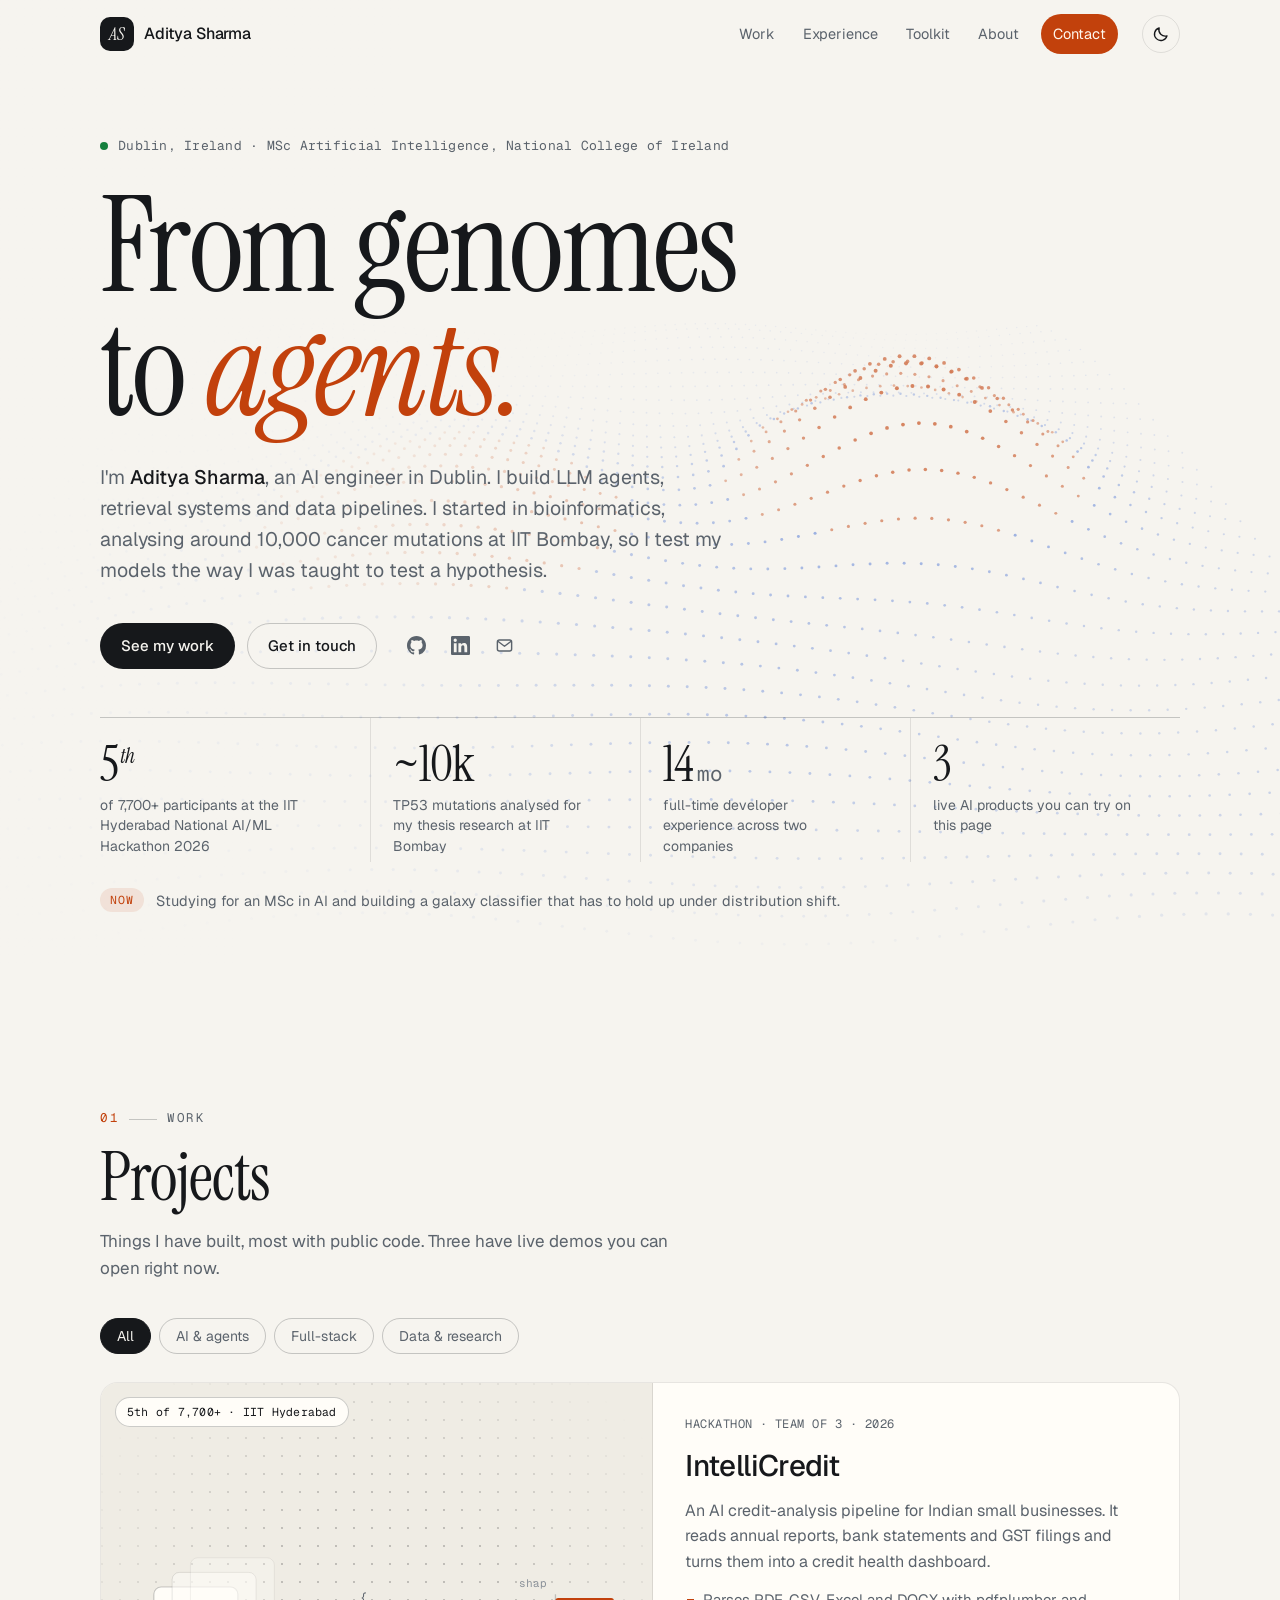
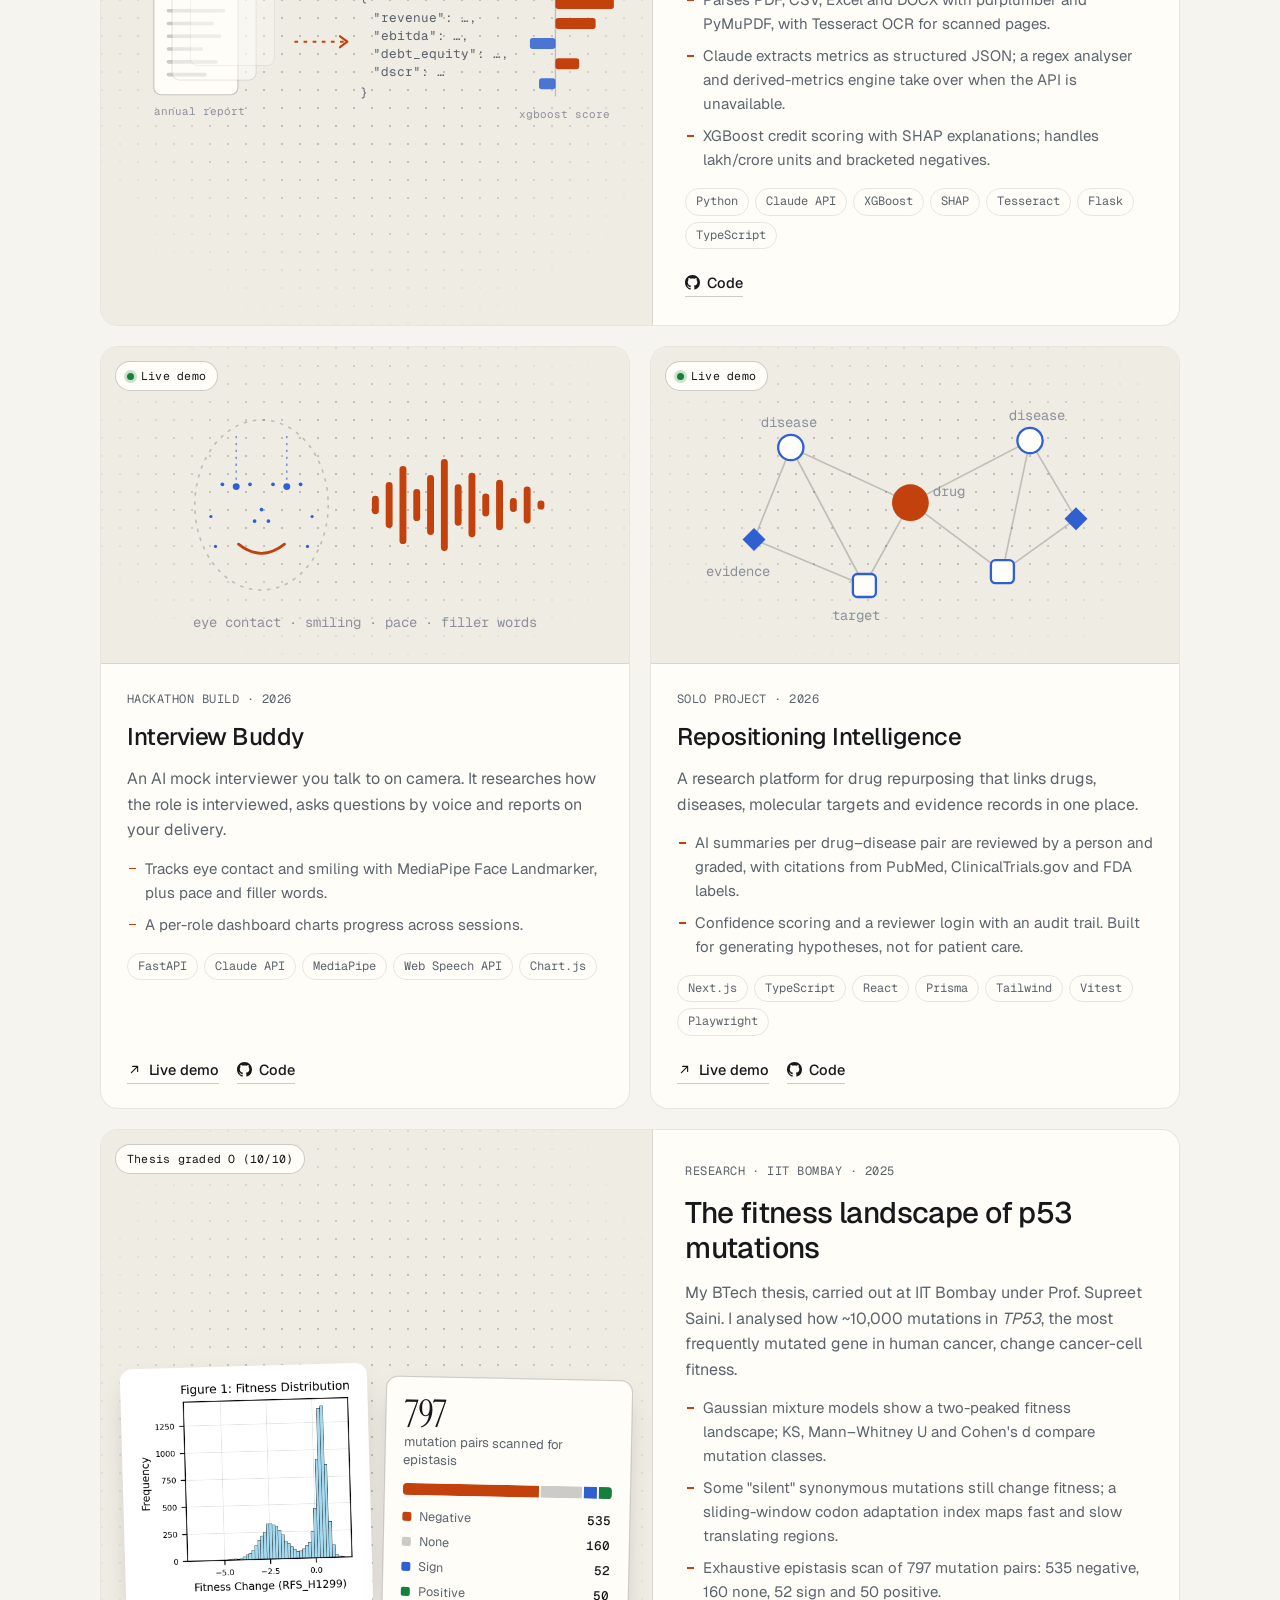
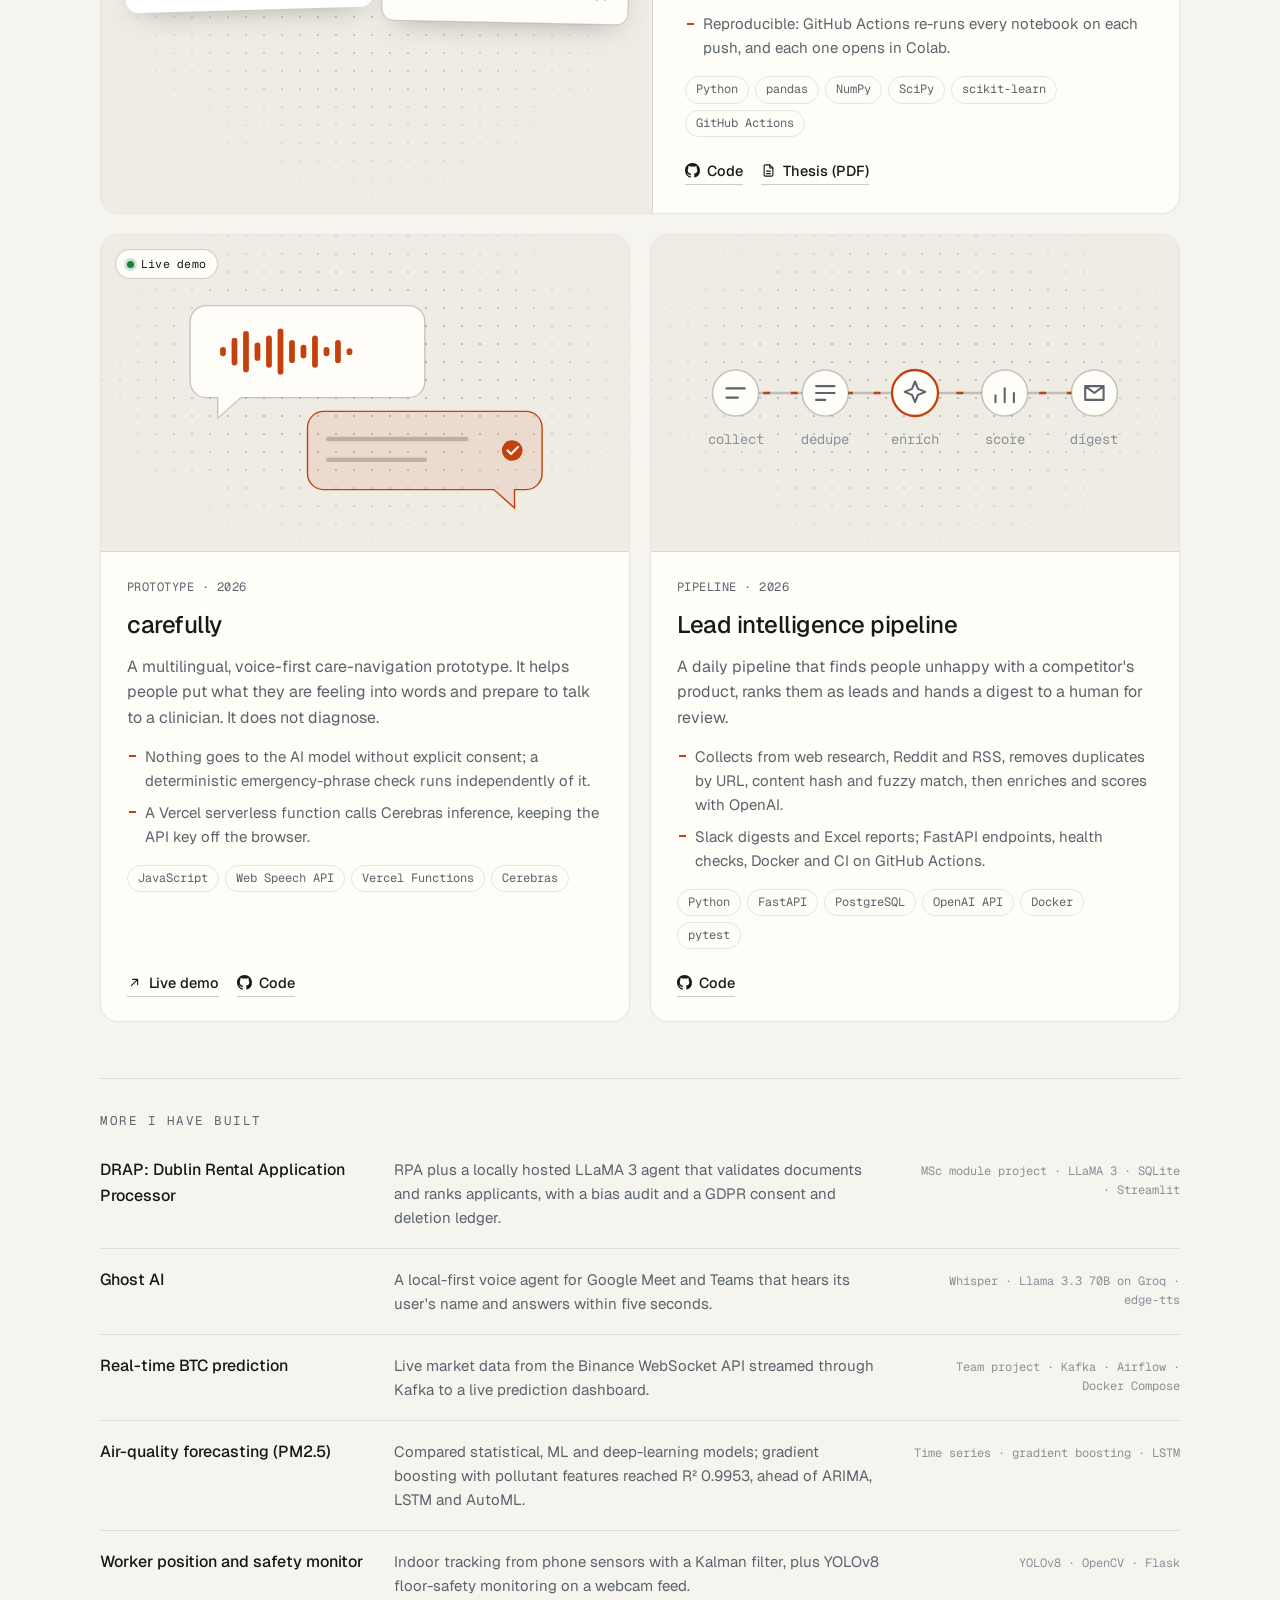
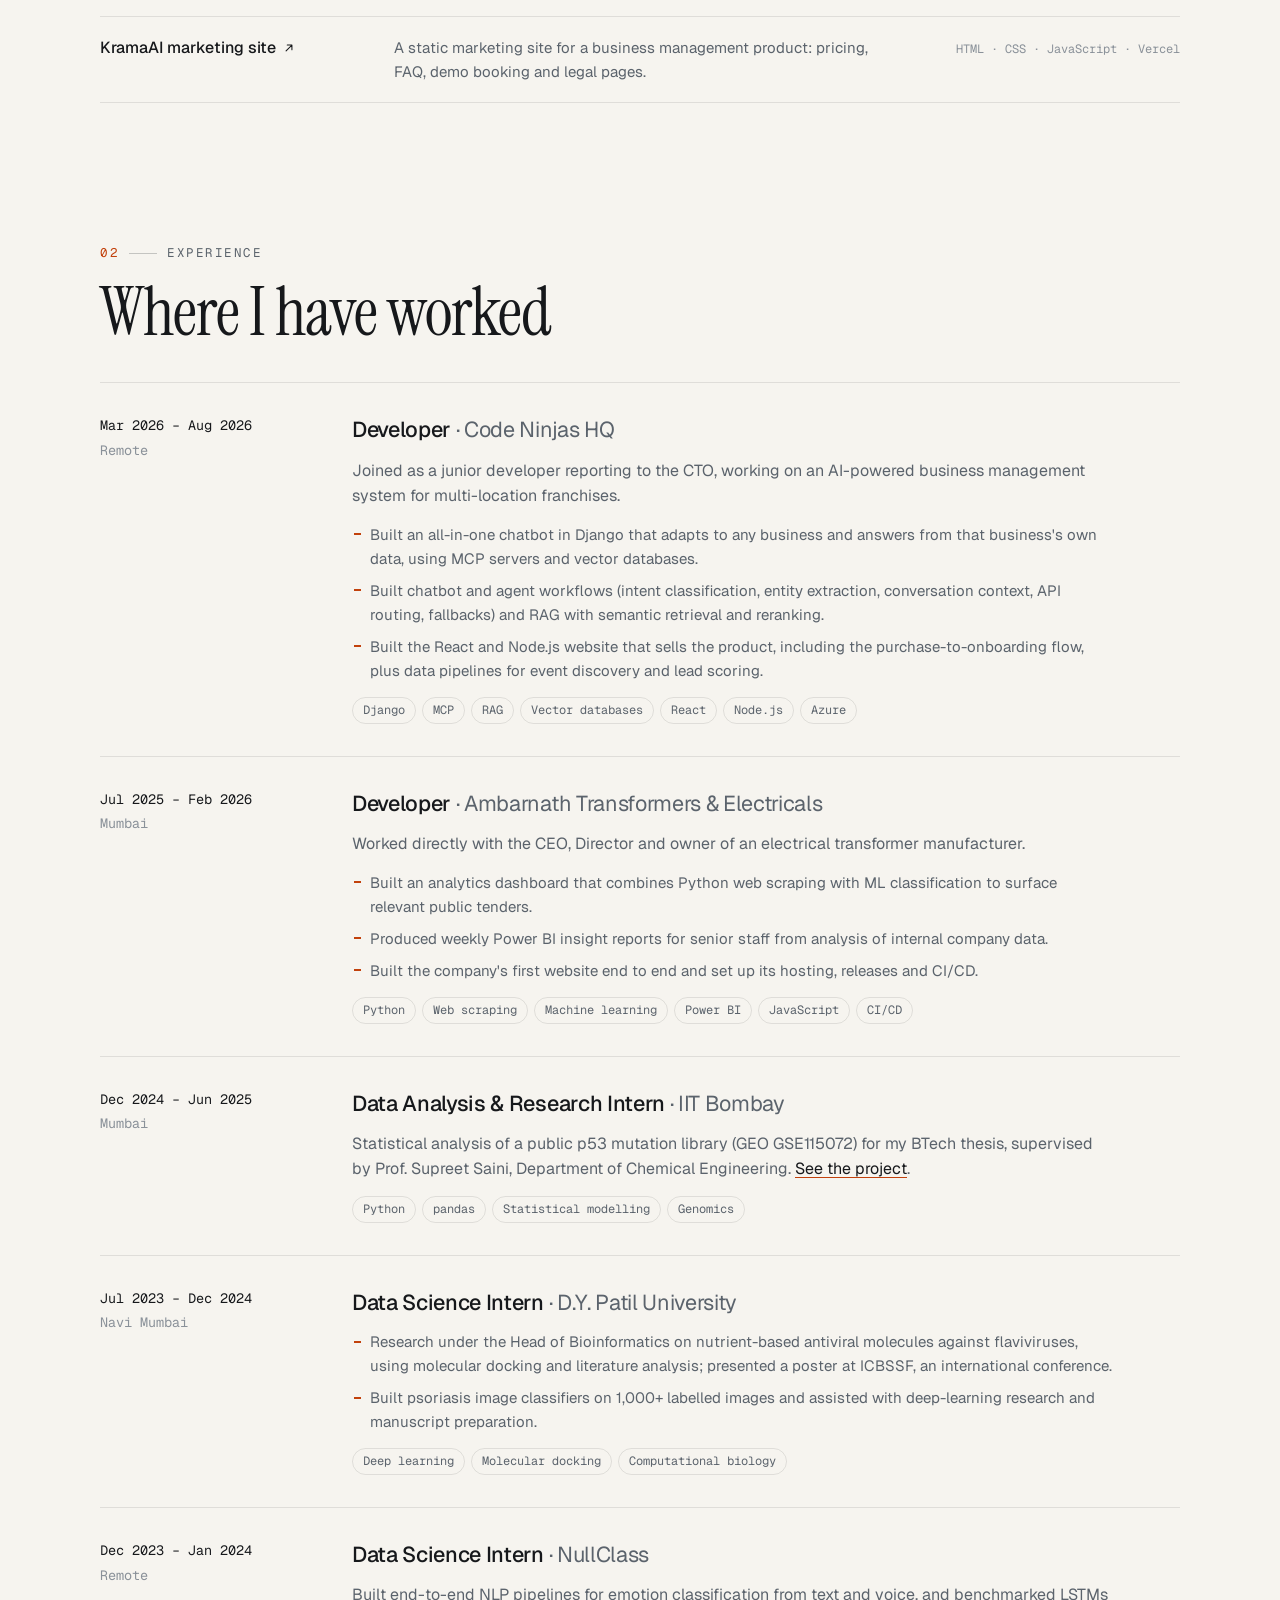
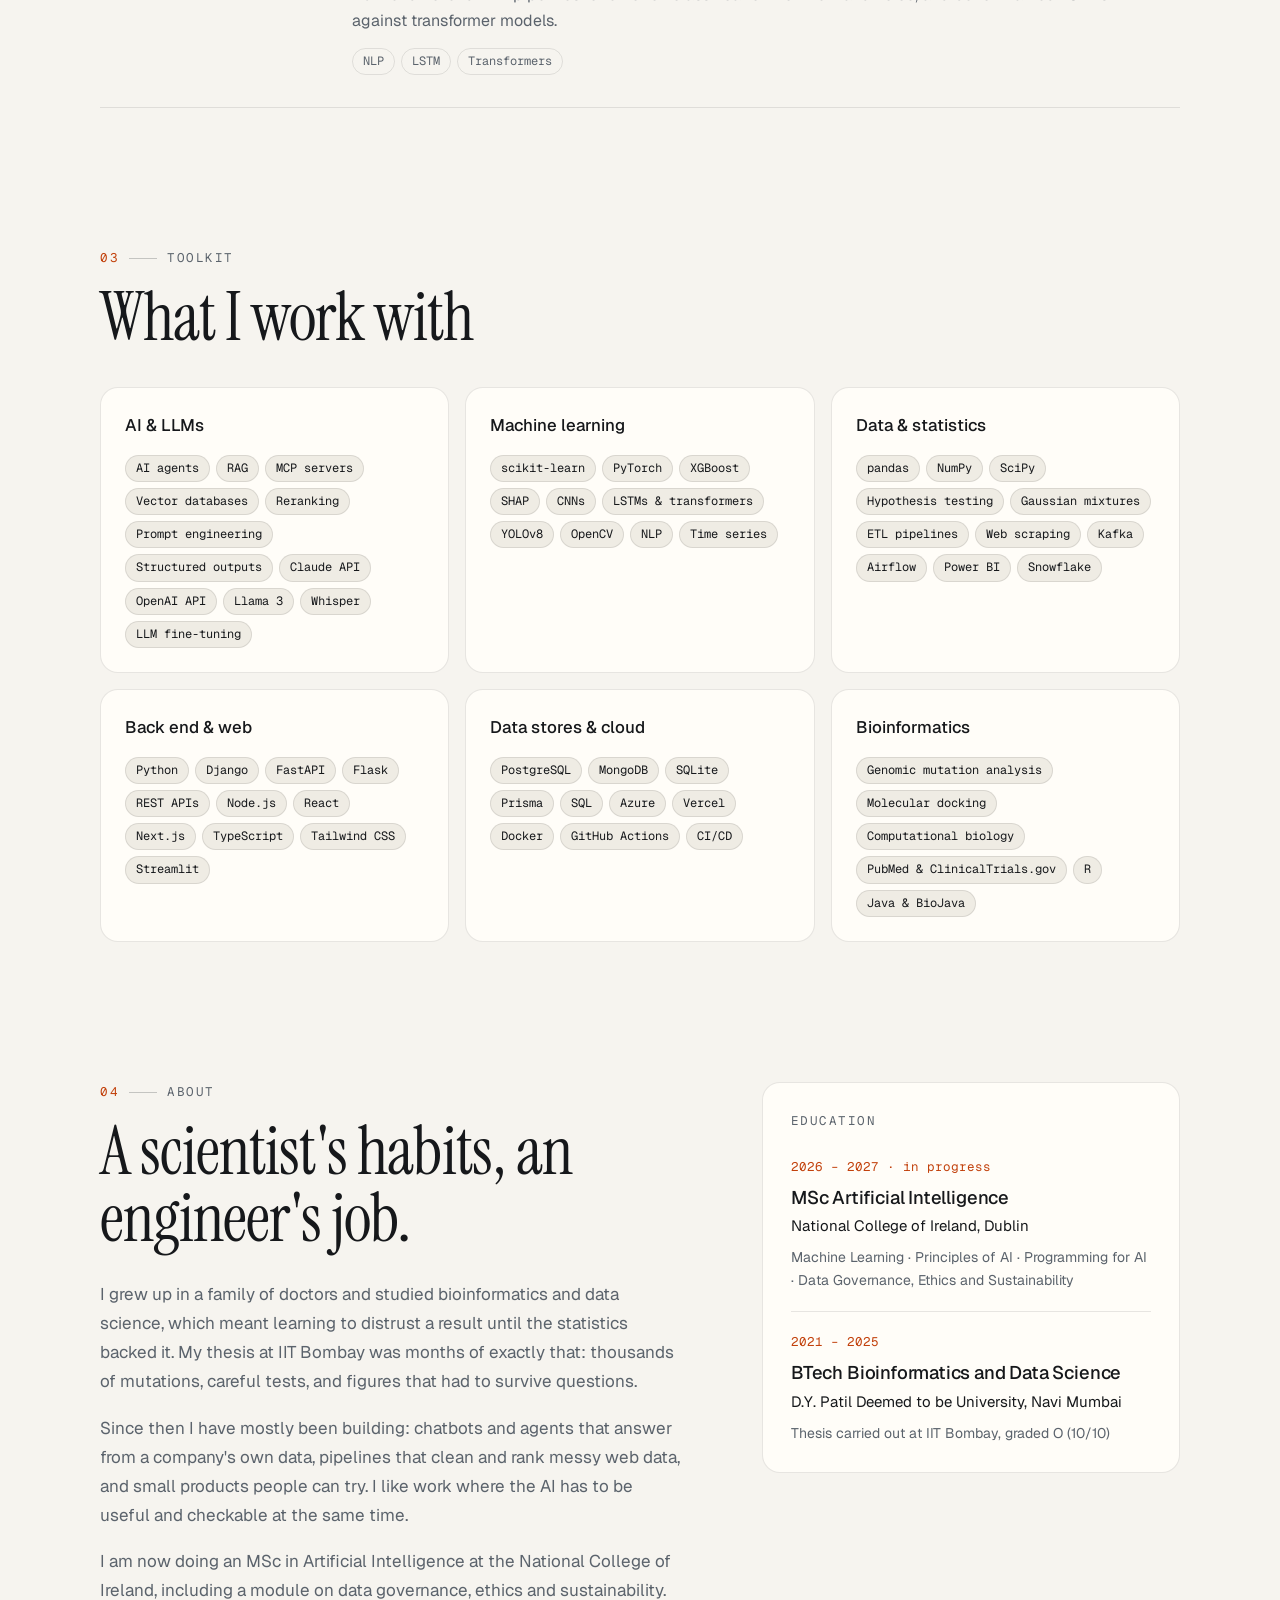
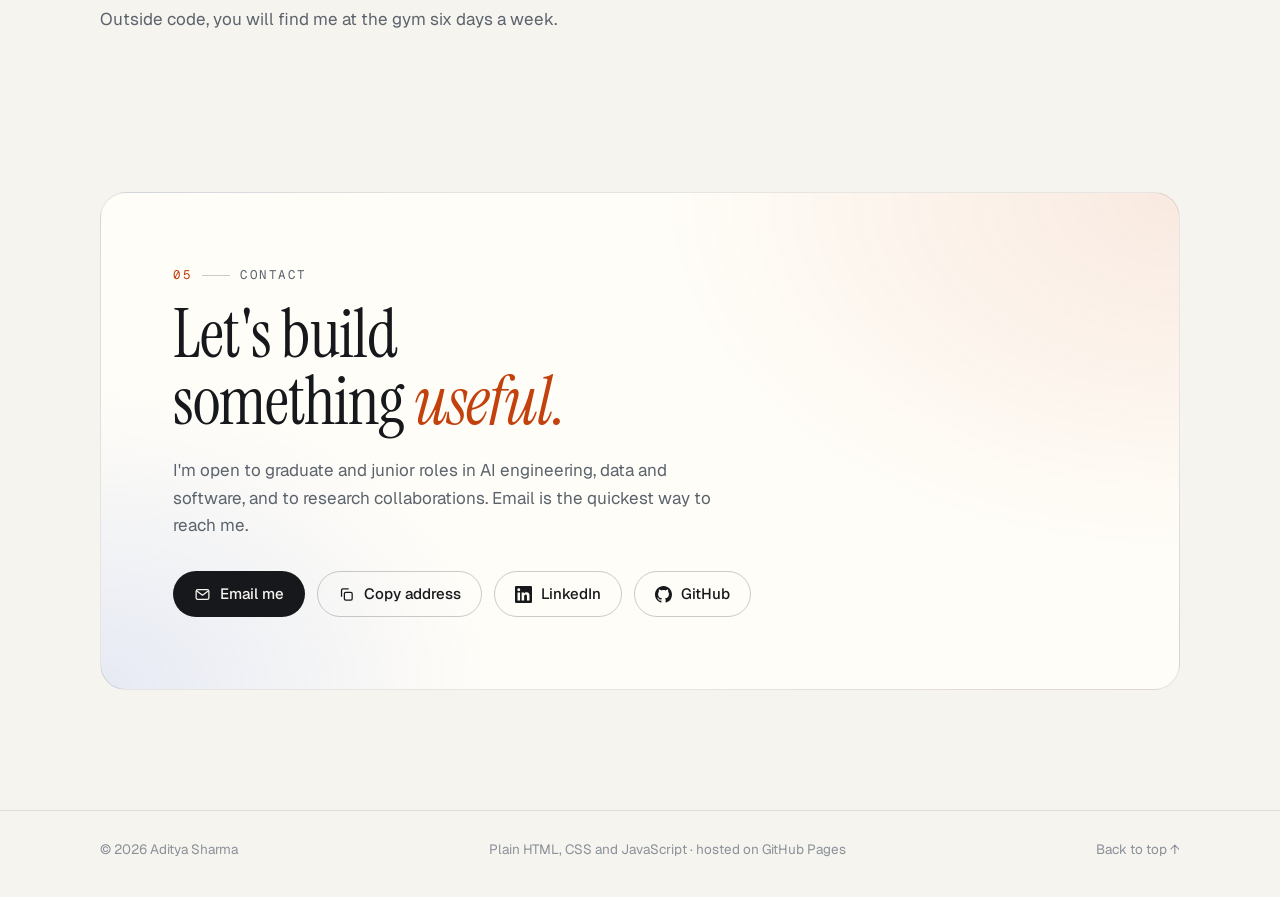
<file: index.html>
<!doctype html>
<html lang="en-IE">
<head>
  <meta charset="utf-8">
  <meta name="viewport" content="width=device-width, initial-scale=1">
  <title>Aditya Sharma · AI Engineer in Dublin</title>
  <meta name="description" content="Aditya Sharma is an AI engineer and MSc AI student in Dublin who builds LLM agents, RAG systems and data pipelines, with a background in bioinformatics research at IIT Bombay.">
  <link rel="canonical" href="https://aditya-00-9.github.io/">
  <meta name="author" content="Aditya Sharma">
  <meta name="theme-color" content="#0b0d10" media="(prefers-color-scheme: dark)">
  <meta name="theme-color" content="#f6f4ef" media="(prefers-color-scheme: light)">

  <meta property="og:type" content="website">
  <meta property="og:url" content="https://aditya-00-9.github.io/">
  <meta property="og:title" content="Aditya Sharma · From genomes to agents">
  <meta property="og:description" content="AI engineer in Dublin building LLM agents, RAG systems and data pipelines. Projects, experience and contact.">
  <meta property="og:image" content="https://aditya-00-9.github.io/assets/img/og-image.png">
  <meta property="og:image:width" content="1200">
  <meta property="og:image:height" content="630">
  <meta name="twitter:card" content="summary_large_image">

  <link rel="icon" href="favicon.svg" type="image/svg+xml">
  <link rel="preconnect" href="https://fonts.googleapis.com">
  <link rel="preconnect" href="https://fonts.gstatic.com" crossorigin>
  <link href="https://fonts.googleapis.com/css2?family=Geist:wght@400;500;600&family=Geist+Mono:wght@400;500&family=Instrument+Serif:ital@0;1&display=swap" rel="stylesheet">
  <link rel="stylesheet" href="assets/css/style.css">

  <script>
    // Set the theme before first paint so there is no flash.
    (function () {
      var t = null;
      try { t = localStorage.getItem('theme'); } catch (e) {}
      if (t === 'light' || t === 'dark') document.documentElement.setAttribute('data-theme', t);
      document.documentElement.classList.add('js');
    })();
  </script>

  <script type="application/ld+json">
  {
    "@context": "https://schema.org",
    "@type": "Person",
    "name": "Aditya Sharma",
    "url": "https://aditya-00-9.github.io/",
    "jobTitle": "AI Engineer",
    "address": { "@type": "PostalAddress", "addressLocality": "Dublin", "addressCountry": "IE" },
    "alumniOf": [
      { "@type": "CollegeOrUniversity", "name": "National College of Ireland" },
      { "@type": "CollegeOrUniversity", "name": "D.Y. Patil Deemed to be University" }
    ],
    "sameAs": [
      "https://github.com/Aditya-00-9",
      "https://www.linkedin.com/in/aditya-sharma-035483288"
    ]
  }
  </script>
</head>
<body>
  <svg class="sprite" aria-hidden="true" focusable="false">
    <symbol id="i-github" viewBox="0 0 16 16"><path fill="currentColor" d="M8 0C3.58 0 0 3.58 0 8c0 3.54 2.29 6.53 5.47 7.59.4.07.55-.17.55-.38 0-.19-.01-.82-.01-1.49-2.01.37-2.53-.49-2.69-.94-.09-.23-.48-.94-.82-1.13-.28-.15-.68-.52-.01-.53.63-.01 1.08.58 1.23.82.72 1.21 1.87.87 2.33.66.07-.52.28-.87.51-1.07-1.78-.2-3.64-.89-3.64-3.95 0-.87.31-1.59.82-2.15-.08-.2-.36-1.02.08-2.12 0 0 .67-.21 2.2.82.64-.18 1.32-.27 2-.27.68 0 1.36.09 2 .27 1.53-1.04 2.2-.82 2.2-.82.44 1.1.16 1.92.08 2.12.51.56.82 1.27.82 2.15 0 3.07-1.87 3.75-3.65 3.95.29.25.54.73.54 1.48 0 1.07-.01 1.93-.01 2.2 0 .21.15.46.55.38A8.01 8.01 0 0 0 16 8c0-4.42-3.58-8-8-8z"/></symbol>
    <symbol id="i-linkedin" viewBox="0 0 24 24"><path fill="currentColor" d="M20.45 20.45h-3.56v-5.57c0-1.33-.02-3.04-1.85-3.04-1.85 0-2.14 1.45-2.14 2.94v5.67H9.35V9h3.41v1.56h.05c.48-.9 1.64-1.85 3.37-1.85 3.6 0 4.27 2.37 4.27 5.46v6.28zM5.34 7.43a2.06 2.06 0 1 1 0-4.13 2.06 2.06 0 0 1 0 4.13zM7.12 20.45H3.56V9h3.56v11.45zM22.22 0H1.77C.79 0 0 .77 0 1.73v20.54C0 23.23.79 24 1.77 24h20.45c.98 0 1.78-.77 1.78-1.73V1.73C24 .77 23.2 0 22.22 0z"/></symbol>
    <symbol id="i-mail" viewBox="0 0 24 24"><g fill="none" stroke="currentColor" stroke-width="1.8" stroke-linecap="round" stroke-linejoin="round"><rect x="3" y="5" width="18" height="14" rx="2.5"/><path d="m4 7 8 6 8-6"/></g></symbol>
    <symbol id="i-arrow" viewBox="0 0 24 24"><path fill="none" stroke="currentColor" stroke-width="1.8" stroke-linecap="round" stroke-linejoin="round" d="M7 17 17 7M9 7h8v8"/></symbol>
    <symbol id="i-doc" viewBox="0 0 24 24"><g fill="none" stroke="currentColor" stroke-width="1.8" stroke-linecap="round" stroke-linejoin="round"><path d="M14 3H7a2 2 0 0 0-2 2v14a2 2 0 0 0 2 2h10a2 2 0 0 0 2-2V8z"/><path d="M14 3v5h5M9 13h6M9 17h6"/></g></symbol>
    <symbol id="i-sun" viewBox="0 0 24 24"><g fill="none" stroke="currentColor" stroke-width="1.8" stroke-linecap="round"><circle cx="12" cy="12" r="4.2"/><path d="M12 2.5v2.2M12 19.3v2.2M4.6 4.6l1.6 1.6M17.8 17.8l1.6 1.6M2.5 12h2.2M19.3 12h2.2M4.6 19.4l1.6-1.6M17.8 6.2l1.6-1.6"/></g></symbol>
    <symbol id="i-moon" viewBox="0 0 24 24"><path fill="none" stroke="currentColor" stroke-width="1.8" stroke-linejoin="round" d="M20 14.5A8.5 8.5 0 0 1 9.5 4a8.5 8.5 0 1 0 10.5 10.5z"/></symbol>
    <symbol id="i-copy" viewBox="0 0 24 24"><g fill="none" stroke="currentColor" stroke-width="1.8" stroke-linejoin="round"><rect x="9" y="9" width="11" height="11" rx="2"/><path d="M5 15V6a2 2 0 0 1 2-2h8"/></g></symbol>
  </svg>

  <a class="skip" href="#main">Skip to content</a>

  <header class="nav" id="nav">
    <div class="wrap nav-inner">
      <a class="brand" href="#top" aria-label="Aditya Sharma, back to top">
        <span class="brand-mark" aria-hidden="true">AS</span>
        <span class="brand-name">Aditya Sharma</span>
      </a>
      <nav class="nav-links" id="nav-links" aria-label="Sections">
        <a href="#work">Work</a>
        <a href="#experience">Experience</a>
        <a href="#toolkit">Toolkit</a>
        <a href="#about">About</a>
        <a href="#contact" class="nav-cta">Contact</a>
      </nav>
      <div class="nav-actions">
        <button class="icon-btn" id="theme-toggle" type="button" aria-label="Switch colour theme">
          <svg class="i-sun"><use href="#i-sun"/></svg>
          <svg class="i-moon"><use href="#i-moon"/></svg>
        </button>
        <button class="icon-btn menu-btn" id="menu-btn" type="button" aria-label="Open menu" aria-expanded="false" aria-controls="nav-links">
          <span></span><span></span>
        </button>
      </div>
    </div>
  </header>

  <main id="main">
    <!-- Hero -->
    <section class="hero" id="top">
      <canvas class="landscape" id="landscape" aria-hidden="true"></canvas>
      <div class="wrap hero-inner">
        <p class="kicker reveal"><span class="pulse" aria-hidden="true"></span>Dublin, Ireland · MSc Artificial Intelligence, National College of Ireland</p>
        <h1 class="display reveal">From genomes<br>to <em>agents.</em></h1>
        <p class="lead reveal">I'm <strong>Aditya Sharma</strong>, an AI engineer in Dublin. I build LLM agents, retrieval systems and data pipelines. I started in bioinformatics, analysing around 10,000 cancer mutations at IIT&nbsp;Bombay, so I test my models the way I was taught to test a hypothesis.</p>
        <div class="hero-cta reveal">
          <a class="btn btn-primary" href="#work">See my work</a>
          <a class="btn btn-ghost" href="#contact">Get in touch</a>
          <span class="socials">
            <a class="icon-link" href="https://github.com/Aditya-00-9" target="_blank" rel="noopener" aria-label="GitHub"><svg><use href="#i-github"/></svg></a>
            <a class="icon-link" href="https://www.linkedin.com/in/aditya-sharma-035483288" target="_blank" rel="noopener" aria-label="LinkedIn"><svg><use href="#i-linkedin"/></svg></a>
            <a class="icon-link js-email" href="#contact" aria-label="Email"><svg><use href="#i-mail"/></svg></a>
          </span>
        </div>
      </div>

      <div class="wrap">
        <dl class="stats reveal">
          <div class="stat">
            <dt><span class="num">5<sup>th</sup></span></dt>
            <dd>of 7,700+ participants at the IIT Hyderabad National AI/ML Hackathon 2026</dd>
          </div>
          <div class="stat">
            <dt><span class="num">~10k</span></dt>
            <dd>TP53 mutations analysed for my thesis research at IIT Bombay</dd>
          </div>
          <div class="stat">
            <dt><span class="num">14<small>mo</small></span></dt>
            <dd>full-time developer experience across two companies</dd>
          </div>
          <div class="stat">
            <dt><span class="num">3</span></dt>
            <dd>live AI products you can try on this page</dd>
          </div>
        </dl>
        <p class="now reveal"><span class="now-tag">Now</span>Studying for an MSc in AI and building a galaxy classifier that has to hold up under distribution shift.</p>
      </div>
    </section>

    <!-- Projects -->
    <section class="section" id="work" aria-labelledby="work-title">
      <div class="wrap">
        <header class="section-head reveal">
          <p class="eyebrow"><span>01</span>Work</p>
          <h2 id="work-title">Projects</h2>
          <p class="section-sub">Things I have built, most with public code. Three have live demos you can open right now.</p>
        </header>

        <div class="filters reveal" role="group" aria-label="Filter projects">
          <button type="button" class="chip is-active" data-filter="all" aria-pressed="true">All</button>
          <button type="button" class="chip" data-filter="ai" aria-pressed="false">AI &amp; agents</button>
          <button type="button" class="chip" data-filter="web" aria-pressed="false">Full-stack</button>
          <button type="button" class="chip" data-filter="data" aria-pressed="false">Data &amp; research</button>
        </div>

        <div class="projects">
          <!-- IntelliCredit -->
          <article class="card card-wide reveal" data-cat="ai data">
            <div class="viz" aria-hidden="true">
              <svg viewBox="0 0 560 240" class="viz-svg">
                <g class="v-docs">
                  <g transform="translate(36 46)">
                    <rect class="v-paper" width="92" height="118" rx="8"/>
                    <path class="v-rule" d="M16 26h60M16 40h48M16 54h56M16 68h36M16 82h52M16 96h40"/>
                    <text class="v-label" x="0" y="140">annual report</text>
                  </g>
                  <g transform="translate(56 30)" opacity=".55"><rect class="v-paper-back" width="92" height="118" rx="8"/></g>
                  <g transform="translate(76 14)" opacity=".3"><rect class="v-paper-back" width="92" height="118" rx="8"/></g>
                </g>
                <path class="v-flow" d="M190 106h56"/>
                <path class="v-acc-stroke" d="M240 100l8 6-8 6"/>
                <text class="v-code" x="262" y="62">{</text>
                <text class="v-code" x="276" y="84">"revenue": …,</text>
                <text class="v-code" x="276" y="104">"ebitda": …,</text>
                <text class="v-code" x="276" y="124">"debt_equity": …,</text>
                <text class="v-code" x="276" y="144">"dscr": …</text>
                <text class="v-code" x="262" y="166">}</text>
                <g transform="translate(436 58)">
                  <text class="v-label" x="0" y="-12">shap</text>
                  <rect class="v-bar-acc" x="40" y="0" width="64" height="12" rx="3"/>
                  <rect class="v-bar-acc" x="40" y="22" width="44" height="12" rx="3"/>
                  <rect class="v-bar-muted" x="12" y="44" width="28" height="12" rx="3"/>
                  <rect class="v-bar-acc" x="40" y="66" width="26" height="12" rx="3"/>
                  <rect class="v-bar-muted" x="22" y="88" width="18" height="12" rx="3"/>
                  <path class="v-axis" d="M40 -4v112"/>
                  <text class="v-label" x="0" y="132">xgboost score</text>
                </g>
              </svg>
              <span class="badge">5th of 7,700+ · IIT Hyderabad</span>
            </div>
            <div class="card-body">
              <p class="card-meta">Hackathon · team of 3 · 2026</p>
              <h3>IntelliCredit</h3>
              <p>An AI credit-analysis pipeline for Indian small businesses. It reads annual reports, bank statements and GST filings and turns them into a credit health dashboard.</p>
              <ul class="points">
                <li>Parses PDF, CSV, Excel and DOCX with pdfplumber and PyMuPDF, with Tesseract OCR for scanned pages.</li>
                <li>Claude extracts metrics as structured JSON; a regex analyser and derived-metrics engine take over when the API is unavailable.</li>
                <li>XGBoost credit scoring with SHAP explanations; handles lakh/crore units and bracketed negatives.</li>
              </ul>
              <ul class="tags"><li>Python</li><li>Claude API</li><li>XGBoost</li><li>SHAP</li><li>Tesseract</li><li>Flask</li><li>TypeScript</li></ul>
              <div class="card-links">
                <a href="https://github.com/Aditya-00-9/IntelliCredit" target="_blank" rel="noopener"><svg><use href="#i-github"/></svg>Code</a>
              </div>
            </div>
          </article>

          <!-- Interview Buddy -->
          <article class="card reveal" data-cat="ai web">
            <div class="viz" aria-hidden="true">
              <svg viewBox="0 0 400 240" class="viz-svg">
                <g transform="translate(110 120)">
                  <ellipse class="v-face" rx="58" ry="74"/>
                  <g class="v-mesh">
                    <circle cx="-22" cy="-16" r="3"/><circle cx="22" cy="-16" r="3"/>
                    <circle cx="-34" cy="-18" r="1.6"/><circle cx="-10" cy="-18" r="1.6"/><circle cx="10" cy="-18" r="1.6"/><circle cx="34" cy="-18" r="1.6"/>
                    <circle cx="0" cy="4" r="1.6"/><circle cx="-6" cy="14" r="1.6"/><circle cx="6" cy="14" r="1.6"/>
                    <circle cx="-44" cy="10" r="1.4"/><circle cx="44" cy="10" r="1.4"/><circle cx="-40" cy="36" r="1.4"/><circle cx="40" cy="36" r="1.4"/>
                  </g>
                  <path class="v-acc-stroke" d="M-20 34q20 16 40 0"/>
                  <path class="v-gaze" d="M-22 -16 L-22 -60 M22 -16 L22 -60"/>
                </g>
                <g class="v-wave" transform="translate(206 120)">
                  <rect x="0" y="-8" width="6" height="16" rx="3"/><rect x="12" y="-20" width="6" height="40" rx="3"/><rect x="24" y="-34" width="6" height="68" rx="3"/><rect x="36" y="-14" width="6" height="28" rx="3"/><rect x="48" y="-26" width="6" height="52" rx="3"/><rect x="60" y="-40" width="6" height="80" rx="3"/><rect x="72" y="-18" width="6" height="36" rx="3"/><rect x="84" y="-28" width="6" height="56" rx="3"/><rect x="96" y="-10" width="6" height="20" rx="3"/><rect x="108" y="-22" width="6" height="44" rx="3"/><rect x="120" y="-6" width="6" height="12" rx="3"/><rect x="132" y="-16" width="6" height="32" rx="3"/><rect x="144" y="-4" width="6" height="8" rx="3"/>
                </g>
                <text class="v-label" x="200" y="226" text-anchor="middle">eye contact · smiling · pace · filler words</text>
              </svg>
              <span class="badge badge-live">Live demo</span>
            </div>
            <div class="card-body">
              <p class="card-meta">Hackathon build · 2026</p>
              <h3>Interview Buddy</h3>
              <p>An AI mock interviewer you talk to on camera. It researches how the role is interviewed, asks questions by voice and reports on your delivery.</p>
              <ul class="points">
                <li>Tracks eye contact and smiling with MediaPipe Face Landmarker, plus pace and filler words.</li>
                <li>A per-role dashboard charts progress across sessions.</li>
              </ul>
              <ul class="tags"><li>FastAPI</li><li>Claude API</li><li>MediaPipe</li><li>Web Speech API</li><li>Chart.js</li></ul>
              <div class="card-links">
                <a href="https://interview-buddy-zeta-bice.vercel.app" target="_blank" rel="noopener"><svg><use href="#i-arrow"/></svg>Live demo</a>
                <a href="https://github.com/Aditya-00-9/interview-buddy" target="_blank" rel="noopener"><svg><use href="#i-github"/></svg>Code</a>
              </div>
            </div>
          </article>

          <!-- Repositioning Intelligence -->
          <article class="card reveal" data-cat="web data">
            <div class="viz" aria-hidden="true">
              <svg viewBox="0 0 400 240" class="viz-svg">
                <g class="v-edges">
                  <path d="M92 70 L196 118 L300 64 M196 118 L156 190 M196 118 L276 178 M92 70 L156 190 M300 64 L276 178 M60 150 L156 190 M60 150 L92 70 M340 132 L276 178 M340 132 L300 64"/>
                </g>
                <circle class="v-node-acc" cx="196" cy="118" r="16"/>
                <circle class="v-node" cx="92" cy="70" r="11"/>
                <circle class="v-node" cx="300" cy="64" r="11"/>
                <rect class="v-node" x="146" y="180" width="20" height="20" rx="4"/>
                <rect class="v-node" x="266" y="168" width="20" height="20" rx="4"/>
                <path class="v-node-alt" d="M60 140l10 10-10 10-10-10z"/>
                <path class="v-node-alt" d="M340 122l10 10-10 10-10-10z"/>
                <text class="v-label" x="216" y="112">drug</text>
                <text class="v-label" x="66" y="52">disease</text>
                <text class="v-label" x="282" y="46">disease</text>
                <text class="v-label" x="128" y="220">target</text>
                <text class="v-label" x="18" y="182">evidence</text>
              </svg>
              <span class="badge badge-live">Live demo</span>
            </div>
            <div class="card-body">
              <p class="card-meta">Solo project · 2026</p>
              <h3>Repositioning Intelligence</h3>
              <p>A research platform for drug repurposing that links drugs, diseases, molecular targets and evidence records in one place.</p>
              <ul class="points">
                <li>AI summaries per drug–disease pair are reviewed by a person and graded, with citations from PubMed, ClinicalTrials.gov and FDA labels.</li>
                <li>Confidence scoring and a reviewer login with an audit trail. Built for generating hypotheses, not for patient care.</li>
              </ul>
              <ul class="tags"><li>Next.js</li><li>TypeScript</li><li>React</li><li>Prisma</li><li>Tailwind</li><li>Vitest</li><li>Playwright</li></ul>
              <div class="card-links">
                <a href="https://drug-repositioning-platform.vercel.app" target="_blank" rel="noopener"><svg><use href="#i-arrow"/></svg>Live demo</a>
                <a href="https://github.com/Aditya-00-9/drug-repositioning-platform" target="_blank" rel="noopener"><svg><use href="#i-github"/></svg>Code</a>
              </div>
            </div>
          </article>

          <!-- p53 -->
          <article class="card card-wide card-research reveal" data-cat="data">
            <div class="viz viz-figs">
              <figure>
                <img src="assets/img/fig1_fitness_distribution.png" alt="Histogram of relative fitness scores for p53 variants, showing two peaks" width="720" height="720" loading="lazy">
              </figure>
              <div class="epi" role="img" aria-label="Epistasis across 797 mutation pairs: 535 negative, 160 none, 52 sign, 50 positive">
                <p class="epi-head"><span class="epi-n">797</span> mutation pairs scanned for epistasis</p>
                <div class="epi-bar" aria-hidden="true">
                  <span style="--w:535" class="e-neg"></span><span style="--w:160" class="e-none"></span><span style="--w:52" class="e-sign"></span><span style="--w:50" class="e-pos"></span>
                </div>
                <ul class="epi-legend" aria-hidden="true">
                  <li><i class="e-neg"></i>Negative <b>535</b></li>
                  <li><i class="e-none"></i>None <b>160</b></li>
                  <li><i class="e-sign"></i>Sign <b>52</b></li>
                  <li><i class="e-pos"></i>Positive <b>50</b></li>
                </ul>
              </div>
              <span class="badge">Thesis graded O (10/10)</span>
            </div>
            <div class="card-body">
              <p class="card-meta">Research · IIT Bombay · 2025</p>
              <h3>The fitness landscape of p53 mutations</h3>
              <p>My BTech thesis, carried out at IIT Bombay under Prof. Supreet Saini. I analysed how ~10,000 mutations in <em>TP53</em>, the most frequently mutated gene in human cancer, change cancer-cell fitness.</p>
              <ul class="points">
                <li>Gaussian mixture models show a two-peaked fitness landscape; KS, Mann–Whitney U and Cohen's d compare mutation classes.</li>
                <li>Some "silent" synonymous mutations still change fitness; a sliding-window codon adaptation index maps fast and slow translating regions.</li>
                <li>Exhaustive epistasis scan of 797 mutation pairs: 535 negative, 160 none, 52 sign and 50 positive.</li>
                <li>Reproducible: GitHub Actions re-runs every notebook on each push, and each one opens in Colab.</li>
              </ul>
              <ul class="tags"><li>Python</li><li>pandas</li><li>NumPy</li><li>SciPy</li><li>scikit-learn</li><li>GitHub Actions</li></ul>
              <div class="card-links">
                <a href="https://github.com/Aditya-00-9/p53-fitness-landscape" target="_blank" rel="noopener"><svg><use href="#i-github"/></svg>Code</a>
                <a href="https://github.com/Aditya-00-9/p53-fitness-landscape/blob/main/docs/thesis_p53_fitness_landscape.pdf" target="_blank" rel="noopener"><svg><use href="#i-doc"/></svg>Thesis (PDF)</a>
              </div>
            </div>
          </article>

          <!-- carefully -->
          <article class="card reveal" data-cat="ai web">
            <div class="viz" aria-hidden="true">
              <svg viewBox="0 0 400 240" class="viz-svg">
                <g transform="translate(48 44)">
                  <path class="v-bubble" d="M14 0h176a14 14 0 0 1 14 14v52a14 14 0 0 1-14 14H44l-20 18V80H14A14 14 0 0 1 0 66V14A14 14 0 0 1 14 0z"/>
                  <g class="v-wave" transform="translate(26 40)">
                    <rect x="0" y="-4" width="5" height="8" rx="2.5"/><rect x="10" y="-12" width="5" height="24" rx="2.5"/><rect x="20" y="-18" width="5" height="36" rx="2.5"/><rect x="30" y="-8" width="5" height="16" rx="2.5"/><rect x="40" y="-14" width="5" height="28" rx="2.5"/><rect x="50" y="-20" width="5" height="40" rx="2.5"/><rect x="60" y="-10" width="5" height="20" rx="2.5"/><rect x="70" y="-6" width="5" height="12" rx="2.5"/><rect x="80" y="-14" width="5" height="28" rx="2.5"/><rect x="90" y="-4" width="5" height="8" rx="2.5"/><rect x="100" y="-10" width="5" height="20" rx="2.5"/><rect x="110" y="-3" width="5" height="6" rx="2.5"/>
                  </g>
                </g>
                <g transform="translate(150 136)">
                  <path class="v-bubble-acc" d="M14 0h176a14 14 0 0 1 14 14v40a14 14 0 0 1-14 14h-10v16l-18-16H14A14 14 0 0 1 0 54V14A14 14 0 0 1 14 0z"/>
                  <path class="v-rule" d="M18 24h120M18 42h84"/>
                  <circle class="v-node-acc" cx="178" cy="34" r="9"/>
                  <path class="v-check" d="M174 34l3 3 6-6"/>
                </g>
              </svg>
              <span class="badge badge-live">Live demo</span>
            </div>
            <div class="card-body">
              <p class="card-meta">Prototype · 2026</p>
              <h3>carefully</h3>
              <p>A multilingual, voice-first care-navigation prototype. It helps people put what they are feeling into words and prepare to talk to a clinician. It does not diagnose.</p>
              <ul class="points">
                <li>Nothing goes to the AI model without explicit consent; a deterministic emergency-phrase check runs independently of it.</li>
                <li>A Vercel serverless function calls Cerebras inference, keeping the API key off the browser.</li>
              </ul>
              <ul class="tags"><li>JavaScript</li><li>Web Speech API</li><li>Vercel Functions</li><li>Cerebras</li></ul>
              <div class="card-links">
                <a href="https://carefully-care-navigation.vercel.app" target="_blank" rel="noopener"><svg><use href="#i-arrow"/></svg>Live demo</a>
                <a href="https://github.com/Aditya-00-9/carefully-care-navigation" target="_blank" rel="noopener"><svg><use href="#i-github"/></svg>Code</a>
              </div>
            </div>
          </article>

          <!-- Lead pipeline -->
          <article class="card reveal" data-cat="ai data">
            <div class="viz" aria-hidden="true">
              <svg viewBox="0 0 400 240" class="viz-svg">
                <path class="v-track" d="M44 120H356"/>
                <path class="v-track-flow" d="M44 120H356"/>
                <g class="v-stages">
                  <g transform="translate(44 120)"><circle r="20"/><text y="44">collect</text></g>
                  <g transform="translate(122 120)"><circle r="20"/><text y="44">dedupe</text></g>
                  <g transform="translate(200 120)"><circle class="is-acc" r="20"/><text y="44">enrich</text></g>
                  <g transform="translate(278 120)"><circle r="20"/><text y="44">score</text></g>
                  <g transform="translate(356 120)"><circle r="20"/><text y="44">digest</text></g>
                </g>
                <g class="v-stage-icons">
                  <path d="M36 116h16M36 124h10"/>
                  <path d="M114 114h16M114 120h16M114 126h8"/>
                  <path d="M200 110l2.6 6.4 6.4 2.6-6.4 2.6-2.6 6.4-2.6-6.4-6.4-2.6 6.4-2.6z"/>
                  <path d="M270 128v-6M278 128v-12M286 128v-8"/>
                  <path d="M348 114h16v12h-16zM348 114l8 6 8-6"/>
                </g>
              </svg>
            </div>
            <div class="card-body">
              <p class="card-meta">Pipeline · 2026</p>
              <h3>Lead intelligence pipeline</h3>
              <p>A daily pipeline that finds people unhappy with a competitor's product, ranks them as leads and hands a digest to a human for review.</p>
              <ul class="points">
                <li>Collects from web research, Reddit and RSS, removes duplicates by URL, content hash and fuzzy match, then enriches and scores with OpenAI.</li>
                <li>Slack digests and Excel reports; FastAPI endpoints, health checks, Docker and CI on GitHub Actions.</li>
              </ul>
              <ul class="tags"><li>Python</li><li>FastAPI</li><li>PostgreSQL</li><li>OpenAI API</li><li>Docker</li><li>pytest</li></ul>
              <div class="card-links">
                <a href="https://github.com/Aditya-00-9/lead-generating-bot" target="_blank" rel="noopener"><svg><use href="#i-github"/></svg>Code</a>
              </div>
            </div>
          </article>
        </div>

        <div class="more reveal">
          <h3 class="more-title">More I have built</h3>
          <ul class="more-list">
            <li data-cat="ai">
              <span class="more-name">DRAP: Dublin Rental Application Processor</span>
              <span class="more-desc">RPA plus a locally hosted LLaMA 3 agent that validates documents and ranks applicants, with a bias audit and a GDPR consent and deletion ledger.</span>
              <span class="more-tags">MSc module project · LLaMA 3 · SQLite · Streamlit</span>
            </li>
            <li data-cat="ai">
              <span class="more-name">Ghost AI</span>
              <span class="more-desc">A local-first voice agent for Google Meet and Teams that hears its user's name and answers within five seconds.</span>
              <span class="more-tags">Whisper · Llama 3.3 70B on Groq · edge-tts</span>
            </li>
            <li data-cat="data">
              <span class="more-name">Real-time BTC prediction</span>
              <span class="more-desc">Live market data from the Binance WebSocket API streamed through Kafka to a live prediction dashboard.</span>
              <span class="more-tags">Team project · Kafka · Airflow · Docker Compose</span>
            </li>
            <li data-cat="data">
              <span class="more-name">Air-quality forecasting (PM2.5)</span>
              <span class="more-desc">Compared statistical, ML and deep-learning models; gradient boosting with pollutant features reached R² 0.9953, ahead of ARIMA, LSTM and AutoML.</span>
              <span class="more-tags">Time series · gradient boosting · LSTM</span>
            </li>
            <li data-cat="ai">
              <span class="more-name">Worker position and safety monitor</span>
              <span class="more-desc">Indoor tracking from phone sensors with a Kalman filter, plus YOLOv8 floor-safety monitoring on a webcam feed.</span>
              <span class="more-tags">YOLOv8 · OpenCV · Flask</span>
            </li>
            <li data-cat="web">
              <span class="more-name"><a href="https://github.com/Aditya-00-9/KramaAI" target="_blank" rel="noopener">KramaAI marketing site <svg><use href="#i-arrow"/></svg></a></span>
              <span class="more-desc">A static marketing site for a business management product: pricing, FAQ, demo booking and legal pages.</span>
              <span class="more-tags">HTML · CSS · JavaScript · Vercel</span>
            </li>
          </ul>
        </div>
      </div>
    </section>

    <!-- Experience -->
    <section class="section" id="experience" aria-labelledby="exp-title">
      <div class="wrap">
        <header class="section-head reveal">
          <p class="eyebrow"><span>02</span>Experience</p>
          <h2 id="exp-title">Where I have worked</h2>
        </header>

        <ol class="timeline">
          <li class="role reveal">
            <div class="role-when">Mar 2026 – Aug 2026<span>Remote</span></div>
            <div class="role-body">
              <h3>Developer <span class="at">· Code Ninjas HQ</span></h3>
              <p>Joined as a junior developer reporting to the CTO, working on an AI-powered business management system for multi-location franchises.</p>
              <ul class="points">
                <li>Built an all-in-one chatbot in Django that adapts to any business and answers from that business's own data, using MCP servers and vector databases.</li>
                <li>Built chatbot and agent workflows (intent classification, entity extraction, conversation context, API routing, fallbacks) and RAG with semantic retrieval and reranking.</li>
                <li>Built the React and Node.js website that sells the product, including the purchase-to-onboarding flow, plus data pipelines for event discovery and lead scoring.</li>
              </ul>
              <ul class="tags"><li>Django</li><li>MCP</li><li>RAG</li><li>Vector databases</li><li>React</li><li>Node.js</li><li>Azure</li></ul>
            </div>
          </li>
          <li class="role reveal">
            <div class="role-when">Jul 2025 – Feb 2026<span>Mumbai</span></div>
            <div class="role-body">
              <h3>Developer <span class="at">· Ambarnath Transformers &amp; Electricals</span></h3>
              <p>Worked directly with the CEO, Director and owner of an electrical transformer manufacturer.</p>
              <ul class="points">
                <li>Built an analytics dashboard that combines Python web scraping with ML classification to surface relevant public tenders.</li>
                <li>Produced weekly Power BI insight reports for senior staff from analysis of internal company data.</li>
                <li>Built the company's first website end to end and set up its hosting, releases and CI/CD.</li>
              </ul>
              <ul class="tags"><li>Python</li><li>Web scraping</li><li>Machine learning</li><li>Power BI</li><li>JavaScript</li><li>CI/CD</li></ul>
            </div>
          </li>
          <li class="role reveal">
            <div class="role-when">Dec 2024 – Jun 2025<span>Mumbai</span></div>
            <div class="role-body">
              <h3>Data Analysis &amp; Research Intern <span class="at">· IIT Bombay</span></h3>
              <p>Statistical analysis of a public p53 mutation library (GEO GSE115072) for my BTech thesis, supervised by Prof. Supreet Saini, Department of Chemical Engineering. <a href="#work" class="inline-link">See the project</a>.</p>
              <ul class="tags"><li>Python</li><li>pandas</li><li>Statistical modelling</li><li>Genomics</li></ul>
            </div>
          </li>
          <li class="role reveal">
            <div class="role-when">Jul 2023 – Dec 2024<span>Navi Mumbai</span></div>
            <div class="role-body">
              <h3>Data Science Intern <span class="at">· D.Y. Patil University</span></h3>
              <ul class="points">
                <li>Research under the Head of Bioinformatics on nutrient-based antiviral molecules against flaviviruses, using molecular docking and literature analysis; presented a poster at ICBSSF, an international conference.</li>
                <li>Built psoriasis image classifiers on 1,000+ labelled images and assisted with deep-learning research and manuscript preparation.</li>
              </ul>
              <ul class="tags"><li>Deep learning</li><li>Molecular docking</li><li>Computational biology</li></ul>
            </div>
          </li>
          <li class="role reveal">
            <div class="role-when">Dec 2023 – Jan 2024<span>Remote</span></div>
            <div class="role-body">
              <h3>Data Science Intern <span class="at">· NullClass</span></h3>
              <p>Built end-to-end NLP pipelines for emotion classification from text and voice, and benchmarked LSTMs against transformer models.</p>
              <ul class="tags"><li>NLP</li><li>LSTM</li><li>Transformers</li></ul>
            </div>
          </li>
        </ol>
      </div>
    </section>

    <!-- Toolkit -->
    <section class="section" id="toolkit" aria-labelledby="tool-title">
      <div class="wrap">
        <header class="section-head reveal">
          <p class="eyebrow"><span>03</span>Toolkit</p>
          <h2 id="tool-title">What I work with</h2>
        </header>
        <div class="skills">
          <div class="skill reveal">
            <h3>AI &amp; LLMs</h3>
            <ul class="tags"><li>AI agents</li><li>RAG</li><li>MCP servers</li><li>Vector databases</li><li>Reranking</li><li>Prompt engineering</li><li>Structured outputs</li><li>Claude API</li><li>OpenAI API</li><li>Llama 3</li><li>Whisper</li><li>LLM fine-tuning</li></ul>
          </div>
          <div class="skill reveal">
            <h3>Machine learning</h3>
            <ul class="tags"><li>scikit-learn</li><li>PyTorch</li><li>XGBoost</li><li>SHAP</li><li>CNNs</li><li>LSTMs &amp; transformers</li><li>YOLOv8</li><li>OpenCV</li><li>NLP</li><li>Time series</li></ul>
          </div>
          <div class="skill reveal">
            <h3>Data &amp; statistics</h3>
            <ul class="tags"><li>pandas</li><li>NumPy</li><li>SciPy</li><li>Hypothesis testing</li><li>Gaussian mixtures</li><li>ETL pipelines</li><li>Web scraping</li><li>Kafka</li><li>Airflow</li><li>Power BI</li><li>Snowflake</li></ul>
          </div>
          <div class="skill reveal">
            <h3>Back end &amp; web</h3>
            <ul class="tags"><li>Python</li><li>Django</li><li>FastAPI</li><li>Flask</li><li>REST APIs</li><li>Node.js</li><li>React</li><li>Next.js</li><li>TypeScript</li><li>Tailwind CSS</li><li>Streamlit</li></ul>
          </div>
          <div class="skill reveal">
            <h3>Data stores &amp; cloud</h3>
            <ul class="tags"><li>PostgreSQL</li><li>MongoDB</li><li>SQLite</li><li>Prisma</li><li>SQL</li><li>Azure</li><li>Vercel</li><li>Docker</li><li>GitHub Actions</li><li>CI/CD</li></ul>
          </div>
          <div class="skill reveal">
            <h3>Bioinformatics</h3>
            <ul class="tags"><li>Genomic mutation analysis</li><li>Molecular docking</li><li>Computational biology</li><li>PubMed &amp; ClinicalTrials.gov</li><li>R</li><li>Java &amp; BioJava</li></ul>
          </div>
        </div>
      </div>
    </section>

    <!-- About -->
    <section class="section" id="about" aria-labelledby="about-title">
      <div class="wrap about">
        <div class="about-text reveal">
          <p class="eyebrow"><span>04</span>About</p>
          <h2 id="about-title">A scientist's habits, an engineer's job.</h2>
          <p>I grew up in a family of doctors and studied bioinformatics and data science, which meant learning to distrust a result until the statistics backed it. My thesis at IIT Bombay was months of exactly that: thousands of mutations, careful tests, and figures that had to survive questions.</p>
          <p>Since then I have mostly been building: chatbots and agents that answer from a company's own data, pipelines that clean and rank messy web data, and small products people can try. I like work where the AI has to be useful and checkable at the same time.</p>
          <p>I am now doing an MSc in Artificial Intelligence at the National College of Ireland, including a module on data governance, ethics and sustainability. Outside code, you will find me at the gym six days a week.</p>
        </div>
        <div class="edu reveal">
          <h3 class="edu-title">Education</h3>
          <div class="edu-item">
            <p class="edu-when">2026 – 2027 · in progress</p>
            <h4>MSc Artificial Intelligence</h4>
            <p class="edu-where">National College of Ireland, Dublin</p>
            <p class="edu-note">Machine Learning · Principles of AI · Programming for AI · Data Governance, Ethics and Sustainability</p>
          </div>
          <div class="edu-item">
            <p class="edu-when">2021 – 2025</p>
            <h4>BTech Bioinformatics and Data Science</h4>
            <p class="edu-where">D.Y. Patil Deemed to be University, Navi Mumbai</p>
            <p class="edu-note">Thesis carried out at IIT Bombay, graded O (10/10)</p>
          </div>
        </div>
      </div>
    </section>

    <!-- Contact -->
    <section class="section contact" id="contact" aria-labelledby="contact-title">
      <div class="wrap">
        <div class="contact-card reveal">
          <p class="eyebrow"><span>05</span>Contact</p>
          <h2 id="contact-title">Let's build something <em>useful.</em></h2>
          <p>I'm open to graduate and junior roles in AI engineering, data and software, and to research collaborations. Email is the quickest way to reach me.</p>
          <div class="contact-actions">
            <a class="btn btn-primary js-email" href="#contact"><svg><use href="#i-mail"/></svg><span class="js-email-text">Email me</span></a>
            <button class="btn btn-ghost" type="button" id="copy-email"><svg><use href="#i-copy"/></svg><span>Copy address</span></button>
            <a class="btn btn-ghost" href="https://www.linkedin.com/in/aditya-sharma-035483288" target="_blank" rel="noopener"><svg><use href="#i-linkedin"/></svg>LinkedIn</a>
            <a class="btn btn-ghost" href="https://github.com/Aditya-00-9" target="_blank" rel="noopener"><svg><use href="#i-github"/></svg>GitHub</a>
          </div>
          <noscript><p class="noscript">Email: hiadityasharma09 at gmail dot com</p></noscript>
        </div>
      </div>
    </section>
  </main>

  <footer class="footer">
    <div class="wrap footer-inner">
      <p>© <span id="year">2026</span> Aditya Sharma</p>
      <p>Plain HTML, CSS and JavaScript · hosted on GitHub Pages</p>
      <a href="#top" class="to-top">Back to top ↑</a>
    </div>
  </footer>

  <div class="toast" id="toast" role="status" aria-live="polite"></div>

  <script src="assets/js/main.js" defer></script>
</body>
</html>
</file>
<file: assets/css/style.css>
/* ==========================================================================
   Aditya Sharma · portfolio
   Plain CSS, no build step. Colours are tokens so light and dark stay in sync.
   ========================================================================== */

:root {
  --bg: #f6f4ef;
  --bg-soft: #efece4;
  --card: #fffdf8;
  --text: #16181b;
  --muted: #5b636c;
  --faint: #8a9199;
  --line: rgba(22, 24, 27, 0.1);
  --line-strong: rgba(22, 24, 27, 0.22);
  --accent: #c2410c;
  --accent-soft: rgba(194, 65, 12, 0.1);
  --accent-ink: #fff7ed;
  --viz: #2f5fd0;
  --viz-soft: rgba(47, 95, 208, 0.12);
  --live: #15803d;
  --shadow: 0 1px 2px rgba(22, 24, 27, 0.04), 0 12px 32px -12px rgba(22, 24, 27, 0.14);
  --nav-bg: rgba(246, 244, 239, 0.78);

  --f-sans: "Geist", ui-sans-serif, system-ui, -apple-system, "Segoe UI", Roboto, sans-serif;
  --f-serif: "Instrument Serif", ui-serif, Georgia, "Times New Roman", serif;
  --f-mono: "Geist Mono", ui-monospace, "SFMono-Regular", Consolas, monospace;

  --radius: 18px;
  --wrap: 1160px;
  --gutter: clamp(16px, 4vw, 40px);
  color-scheme: light;
}

@media (prefers-color-scheme: dark) {
  :root:not([data-theme="light"]) {
    --bg: #0b0d10;
    --bg-soft: #101318;
    --card: #12161b;
    --text: #e9ebee;
    --muted: #9aa3ad;
    --faint: #6b747e;
    --line: rgba(255, 255, 255, 0.08);
    --line-strong: rgba(255, 255, 255, 0.18);
    --accent: #ffb04a;
    --accent-soft: rgba(255, 176, 74, 0.12);
    --accent-ink: #1d1304;
    --viz: #7fb2ff;
    --viz-soft: rgba(127, 178, 255, 0.12);
    --live: #4ade80;
    --shadow: 0 1px 2px rgba(0, 0, 0, 0.3), 0 16px 40px -16px rgba(0, 0, 0, 0.6);
    --nav-bg: rgba(11, 13, 16, 0.72);
    color-scheme: dark;
  }
}

:root[data-theme="dark"] {
  --bg: #0b0d10;
  --bg-soft: #101318;
  --card: #12161b;
  --text: #e9ebee;
  --muted: #9aa3ad;
  --faint: #6b747e;
  --line: rgba(255, 255, 255, 0.08);
  --line-strong: rgba(255, 255, 255, 0.18);
  --accent: #ffb04a;
  --accent-soft: rgba(255, 176, 74, 0.12);
  --accent-ink: #1d1304;
  --viz: #7fb2ff;
  --viz-soft: rgba(127, 178, 255, 0.12);
  --live: #4ade80;
  --shadow: 0 1px 2px rgba(0, 0, 0, 0.3), 0 16px 40px -16px rgba(0, 0, 0, 0.6);
  --nav-bg: rgba(11, 13, 16, 0.72);
  color-scheme: dark;
}

/* ---------- Base ---------- */

*, *::before, *::after { box-sizing: border-box; }

html {
  scroll-behavior: smooth;
  scroll-padding-top: 84px;
  -webkit-text-size-adjust: 100%;
}

body {
  margin: 0;
  background: var(--bg);
  color: var(--text);
  font-family: var(--f-sans);
  font-size: 16px;
  line-height: 1.6;
  -webkit-font-smoothing: antialiased;
  text-rendering: optimizeLegibility;
  overflow-x: hidden;
  transition: background-color 0.3s ease, color 0.3s ease;
}

img, svg { display: block; max-width: 100%; }
a { color: inherit; }
h1, h2, h3, h4 { margin: 0; font-weight: 500; }
p { margin: 0; }
ul, ol { margin: 0; padding: 0; list-style: none; }
button { font: inherit; color: inherit; }

::selection { background: var(--accent); color: var(--accent-ink); }

:focus-visible {
  outline: 2px solid var(--accent);
  outline-offset: 3px;
  border-radius: 6px;
}

.sprite { position: absolute; width: 0; height: 0; overflow: hidden; }

.wrap {
  width: 100%;
  max-width: var(--wrap);
  margin: 0 auto;
  padding: 0 var(--gutter);
}

.skip {
  position: absolute;
  left: 16px;
  top: -60px;
  z-index: 100;
  padding: 10px 16px;
  border-radius: 10px;
  background: var(--accent);
  color: var(--accent-ink);
  font-weight: 600;
  text-decoration: none;
}
.skip:focus { top: 12px; }

/* ---------- Navigation ---------- */

.nav {
  position: fixed;
  inset: 0 0 auto 0;
  z-index: 50;
  border-bottom: 1px solid transparent;
  transition: background-color 0.3s ease, border-color 0.3s ease;
}
.nav.is-scrolled {
  background: var(--nav-bg);
  border-bottom-color: var(--line);
  -webkit-backdrop-filter: saturate(160%) blur(14px);
  backdrop-filter: saturate(160%) blur(14px);
}

.nav-inner {
  display: flex;
  align-items: center;
  gap: 24px;
  height: 68px;
}

.brand {
  display: inline-flex;
  align-items: center;
  gap: 10px;
  text-decoration: none;
  font-weight: 500;
  letter-spacing: -0.01em;
}
.brand-mark {
  display: grid;
  place-items: center;
  width: 34px;
  height: 34px;
  border-radius: 10px;
  background: var(--text);
  color: var(--bg);
  font-family: var(--f-serif);
  font-size: 18px;
  font-style: italic;
  letter-spacing: 0.02em;
}

.nav-links {
  display: flex;
  align-items: center;
  gap: 4px;
  margin-left: auto;
}
.nav-links a {
  position: relative;
  padding: 8px 12px;
  border-radius: 999px;
  color: var(--muted);
  font-size: 14.5px;
  text-decoration: none;
  transition: color 0.2s ease, background-color 0.2s ease;
}
.nav-links a:hover { color: var(--text); }
.nav-links a.is-current { color: var(--text); background: var(--line); }
.nav-links .nav-cta {
  margin-left: 6px;
  color: var(--accent-ink);
  background: var(--accent);
}
.nav-links .nav-cta:hover,
.nav-links .nav-cta.is-current { color: var(--accent-ink); background: var(--accent); filter: brightness(1.05); }

.nav-actions { display: flex; align-items: center; gap: 6px; }

.icon-btn {
  display: grid;
  place-items: center;
  width: 38px;
  height: 38px;
  border: 1px solid var(--line);
  border-radius: 999px;
  background: transparent;
  cursor: pointer;
  transition: border-color 0.2s ease, background-color 0.2s ease;
}
.icon-btn:hover { border-color: var(--line-strong); background: var(--line); }
.icon-btn svg { width: 18px; height: 18px; }

/* Show the icon for the theme you would switch to. */
.i-moon { display: none; }
:root[data-theme="light"] .i-sun { display: none; }
:root[data-theme="light"] .i-moon { display: block; }
@media (prefers-color-scheme: light) {
  :root:not([data-theme="dark"]) .i-sun { display: none; }
  :root:not([data-theme="dark"]) .i-moon { display: block; }
}

.menu-btn { display: none; }
.menu-btn span {
  grid-area: 1 / 1;
  width: 16px;
  height: 1.6px;
  border-radius: 2px;
  background: currentColor;
  transition: transform 0.25s ease;
}
.menu-btn span:first-child { transform: translateY(-3.5px); }
.menu-btn span:last-child { transform: translateY(3.5px); }
.menu-btn[aria-expanded="true"] span:first-child { transform: rotate(45deg); }
.menu-btn[aria-expanded="true"] span:last-child { transform: rotate(-45deg); }

/* ---------- Buttons and small pieces ---------- */

.btn {
  display: inline-flex;
  align-items: center;
  gap: 9px;
  height: 46px;
  padding: 0 20px;
  border: 1px solid transparent;
  border-radius: 999px;
  font-size: 15px;
  font-weight: 500;
  text-decoration: none;
  cursor: pointer;
  transition: transform 0.2s ease, background-color 0.2s ease, border-color 0.2s ease, color 0.2s ease;
}
.btn svg { width: 17px; height: 17px; }
.btn:hover { transform: translateY(-1px); }
.btn:active { transform: translateY(0); }
.btn-primary { background: var(--text); color: var(--bg); }
.btn-primary:hover { background: var(--accent); color: var(--accent-ink); }
.btn-ghost { border-color: var(--line-strong); background: transparent; }
.btn-ghost:hover { border-color: var(--text); }

.icon-link {
  display: grid;
  place-items: center;
  width: 42px;
  height: 42px;
  border-radius: 999px;
  color: var(--muted);
  transition: color 0.2s ease, background-color 0.2s ease;
}
.icon-link:hover { color: var(--text); background: var(--line); }
.icon-link svg { width: 19px; height: 19px; }

.tags { display: flex; flex-wrap: wrap; gap: 6px; }
.tags li {
  padding: 3px 10px;
  border: 1px solid var(--line);
  border-radius: 999px;
  color: var(--muted);
  font-family: var(--f-mono);
  font-size: 12px;
  line-height: 1.6;
  white-space: nowrap;
}

.points { display: grid; gap: 8px; }
.points li {
  position: relative;
  padding-left: 18px;
  color: var(--muted);
  font-size: 15px;
}
.points li::before {
  content: "";
  position: absolute;
  left: 2px;
  top: 0.72em;
  width: 7px;
  height: 1.5px;
  background: var(--accent);
}

.eyebrow {
  display: flex;
  align-items: center;
  gap: 10px;
  margin-bottom: 16px;
  color: var(--muted);
  font-family: var(--f-mono);
  font-size: 12.5px;
  letter-spacing: 0.12em;
  text-transform: uppercase;
}
.eyebrow span {
  color: var(--accent);
}
.eyebrow span::after {
  content: "";
  display: inline-block;
  width: 28px;
  height: 1px;
  margin-left: 10px;
  vertical-align: middle;
  background: var(--line-strong);
}

/* ---------- Hero ---------- */

.hero {
  position: relative;
  min-height: 100svh;
  padding: 132px 0 56px;
  display: flex;
  flex-direction: column;
  justify-content: space-between;
  gap: 48px;
  overflow: hidden;
  isolation: isolate;
}

.landscape {
  position: absolute;
  inset: 0;
  z-index: -1;
  width: 100%;
  height: 100%;
  -webkit-mask-image: linear-gradient(to bottom, transparent 8%, #000 52%, #000 82%, transparent 100%);
  mask-image: linear-gradient(to bottom, transparent 8%, #000 52%, #000 82%, transparent 100%);
}

/* Fade the terrain behind the text column so the copy stays readable. */
.hero::after {
  content: "";
  position: absolute;
  inset: 0;
  z-index: -1;
  pointer-events: none;
  background: linear-gradient(100deg, var(--bg) 0%, color-mix(in srgb, var(--bg) 78%, transparent) 34%, transparent 62%);
}
@media (max-width: 820px) {
  .hero::after {
    background: linear-gradient(180deg, var(--bg) 0%, color-mix(in srgb, var(--bg) 80%, transparent) 55%, transparent 80%);
  }
}

.hero-inner { position: relative; }

.kicker {
  display: inline-flex;
  align-items: center;
  gap: 10px;
  margin-bottom: 28px;
  color: var(--muted);
  font-family: var(--f-mono);
  font-size: 13px;
  letter-spacing: 0.02em;
}

.pulse {
  position: relative;
  flex: none;
  width: 8px;
  height: 8px;
  border-radius: 50%;
  background: var(--live);
}
.pulse::after {
  content: "";
  position: absolute;
  inset: -4px;
  border-radius: 50%;
  border: 1.5px solid var(--live);
  opacity: 0;
  animation: pulse 2.4s ease-out infinite;
}
@keyframes pulse {
  0% { transform: scale(0.6); opacity: 0.7; }
  100% { transform: scale(1.8); opacity: 0; }
}

.display {
  font-family: var(--f-serif);
  font-size: clamp(3.4rem, 10.5vw, 8.6rem);
  font-weight: 400;
  line-height: 0.92;
  letter-spacing: -0.02em;
}
.display em {
  color: var(--accent);
  font-style: italic;
}

.lead {
  max-width: 40rem;
  margin-top: 30px;
  color: var(--muted);
  font-size: clamp(1.05rem, 1.6vw, 1.22rem);
  line-height: 1.6;
}
.lead strong { color: var(--text); font-weight: 500; }

.hero-cta {
  display: flex;
  flex-wrap: wrap;
  align-items: center;
  gap: 12px;
  margin-top: 36px;
}
.socials { display: inline-flex; gap: 2px; margin-left: 6px; }

.stats {
  display: grid;
  grid-template-columns: repeat(4, 1fr);
  margin: 0;
  border-top: 1px solid var(--line-strong);
}
.stat {
  padding: 22px 22px 6px 0;
}
.stat + .stat {
  padding-left: 22px;
  border-left: 1px solid var(--line);
}
.stat dt { margin-bottom: 6px; }
.num {
  font-family: var(--f-serif);
  font-size: clamp(2.2rem, 4vw, 3.1rem);
  line-height: 1;
  letter-spacing: -0.02em;
}
.num sup { font-size: 0.42em; vertical-align: super; margin-left: 2px; font-style: italic; }
.num small { font-size: 0.42em; margin-left: 4px; font-family: var(--f-mono); letter-spacing: 0; color: var(--muted); }
.stat dd { margin: 0; color: var(--muted); font-size: 14px; line-height: 1.45; max-width: 22ch; }

.now {
  display: flex;
  align-items: center;
  gap: 12px;
  margin-top: 26px;
  color: var(--muted);
  font-size: 14.5px;
}
.now-tag {
  flex: none;
  padding: 3px 10px;
  border-radius: 999px;
  background: var(--accent-soft);
  color: var(--accent);
  font-family: var(--f-mono);
  font-size: 11.5px;
  letter-spacing: 0.1em;
  text-transform: uppercase;
}

/* ---------- Sections ---------- */

.section { padding: clamp(80px, 11vw, 140px) 0 0; }

.section-head { margin-bottom: 36px; }
.section-head h2,
.about h2,
.contact h2 {
  font-family: var(--f-serif);
  font-size: clamp(2.4rem, 5.5vw, 4.2rem);
  font-weight: 400;
  line-height: 1;
  letter-spacing: -0.015em;
}
.section-sub {
  max-width: 36rem;
  margin-top: 16px;
  color: var(--muted);
  font-size: 17px;
}

/* ---------- Projects ---------- */

.filters {
  display: flex;
  flex-wrap: wrap;
  gap: 8px;
  margin-bottom: 28px;
}
.chip {
  height: 36px;
  padding: 0 16px;
  border: 1px solid var(--line-strong);
  border-radius: 999px;
  background: transparent;
  color: var(--muted);
  font-size: 14px;
  cursor: pointer;
  transition: all 0.2s ease;
}
.chip:hover { color: var(--text); border-color: var(--text); }
.chip.is-active { background: var(--text); border-color: var(--text); color: var(--bg); }

.projects {
  display: grid;
  grid-template-columns: repeat(2, minmax(0, 1fr));
  gap: 20px;
}

.card {
  position: relative;
  display: flex;
  flex-direction: column;
  border: 1px solid var(--line);
  border-radius: var(--radius);
  background: var(--card);
  overflow: hidden;
  transition: transform 0.35s cubic-bezier(.2,.7,.2,1), border-color 0.3s ease, box-shadow 0.35s ease, opacity 0.35s ease;
}
.card:hover {
  transform: translateY(-4px);
  border-color: var(--line-strong);
  box-shadow: var(--shadow);
}
.card.is-hidden { display: none; }

.card-wide {
  grid-column: 1 / -1;
  display: grid;
  grid-template-columns: 1.05fr 1fr;
}
.card-wide .viz { min-height: 100%; border-bottom: 0; border-right: 1px solid var(--line); }

.viz {
  position: relative;
  min-height: 220px;
  display: grid;
  place-items: center;
  padding: 20px;
  border-bottom: 1px solid var(--line);
  background:
    radial-gradient(circle at 1px 1px, var(--line-strong) 1px, transparent 0) 0 0 / 18px 18px,
    var(--bg-soft);
  overflow: hidden;
}
.viz::after {
  content: "";
  position: absolute;
  inset: 0;
  background: radial-gradient(60% 60% at 50% 45%, transparent 40%, var(--bg-soft) 100%);
  pointer-events: none;
}
.viz-svg {
  position: relative;
  z-index: 1;
  width: 100%;
  max-width: 460px;
  height: auto;
  transition: transform 0.6s cubic-bezier(.2,.7,.2,1);
}
.card:hover .viz-svg { transform: scale(1.03); }
.card-wide .viz-svg { max-width: 560px; }

.badge {
  position: absolute;
  top: 14px;
  left: 14px;
  z-index: 2;
  display: inline-flex;
  align-items: center;
  gap: 7px;
  padding: 5px 11px;
  border: 1px solid var(--line-strong);
  border-radius: 999px;
  background: var(--card);
  color: var(--text);
  font-family: var(--f-mono);
  font-size: 11.5px;
  letter-spacing: 0.02em;
}
.badge-live::before {
  content: "";
  width: 7px;
  height: 7px;
  border-radius: 50%;
  background: var(--live);
  box-shadow: 0 0 0 3px color-mix(in srgb, var(--live) 22%, transparent);
}

.card-body {
  display: flex;
  flex-direction: column;
  gap: 14px;
  padding: 26px 26px 24px;
  flex: 1;
}
.card-wide .card-body { padding: 32px 32px 28px; }
.card-meta {
  color: var(--faint);
  font-family: var(--f-mono);
  font-size: 12px;
  letter-spacing: 0.04em;
  text-transform: uppercase;
}
.card h3 {
  font-size: 1.5rem;
  font-weight: 500;
  letter-spacing: -0.02em;
  line-height: 1.2;
}
.card-wide h3 { font-size: 1.85rem; }
.card-body > p { color: var(--muted); }
.card-body > p em { font-style: italic; }
.card-body .tags { margin-top: 2px; }

.card-links {
  display: flex;
  flex-wrap: wrap;
  gap: 18px;
  margin-top: auto;
  padding-top: 8px;
}
.card-links a {
  display: inline-flex;
  align-items: center;
  gap: 7px;
  font-size: 14.5px;
  font-weight: 500;
  text-decoration: none;
  border-bottom: 1px solid var(--line-strong);
  padding-bottom: 2px;
  transition: color 0.2s ease, border-color 0.2s ease;
}
.card-links a:hover { color: var(--accent); border-color: var(--accent); }
.card-links svg { width: 15px; height: 15px; }

/* Research card with real figures */
.viz-figs {
  grid-template-columns: 1fr 1fr;
  gap: 14px;
  padding: 56px 22px 22px;
}
.viz-figs figure {
  position: relative;
  z-index: 1;
  margin: 0;
  padding: 8px;
  border-radius: 12px;
  background: #fff;
  box-shadow: 0 10px 30px -14px rgba(0, 0, 0, 0.35);
  transition: transform 0.5s cubic-bezier(.2,.7,.2,1);
}
.viz-figs figure { transform: rotate(-1.6deg); }
.card:hover .viz-figs figure { transform: rotate(-0.6deg) translateY(-3px); }
.viz-figs img { width: 100%; height: auto; border-radius: 6px; }

/* Epistasis summary drawn in HTML so it stays sharp and themed. */
.epi {
  position: relative;
  z-index: 1;
  align-self: center;
  padding: 18px;
  border: 1px solid var(--line-strong);
  border-radius: 12px;
  background: var(--card);
  box-shadow: 0 10px 30px -14px rgba(0, 0, 0, 0.35);
  transform: rotate(1.2deg) translateY(12px);
  transition: transform 0.5s cubic-bezier(.2,.7,.2,1);
}
.card:hover .epi { transform: rotate(0.4deg) translateY(6px); }
.epi-head { color: var(--muted); font-size: 13px; line-height: 1.35; }
.epi-n {
  display: block;
  color: var(--text);
  font-family: var(--f-serif);
  font-size: 2.4rem;
  line-height: 1;
}
.epi-bar {
  display: flex;
  gap: 2px;
  height: 12px;
  margin: 14px 0 12px;
  border-radius: 4px;
  overflow: hidden;
}
.epi-bar span { flex: var(--w) 1 0; }
.epi-legend { display: grid; gap: 5px; font-size: 12.5px; color: var(--muted); }
.epi-legend li { display: flex; align-items: center; gap: 8px; }
.epi-legend i { width: 9px; height: 9px; border-radius: 2px; }
.epi-legend b { margin-left: auto; color: var(--text); font-family: var(--f-mono); font-weight: 500; }
.e-neg { background: var(--accent); }
.e-none { background: var(--line-strong); }
.e-sign { background: var(--viz); }
.e-pos { background: var(--live); }

/* SVG illustration styles */
.v-paper { fill: var(--card); stroke: var(--line-strong); stroke-width: 1.2; }
.v-paper-back { fill: var(--card); stroke: var(--line-strong); stroke-width: 1; }
.v-rule { stroke: var(--line-strong); stroke-width: 4; stroke-linecap: round; fill: none; }
.v-label { fill: var(--faint); font-family: var(--f-mono); font-size: 12px; }
.v-code { fill: var(--muted); font-family: var(--f-mono); font-size: 14px; }
.v-flow { stroke: var(--accent); stroke-width: 2; stroke-dasharray: 4 6; fill: none; animation: dash 1.4s linear infinite; }
.v-acc-stroke { stroke: var(--accent); stroke-width: 2.4; stroke-linecap: round; stroke-linejoin: round; fill: none; }
.v-bar-acc { fill: var(--accent); }
.v-bar-muted { fill: var(--viz); opacity: 0.85; }
.v-axis { stroke: var(--line-strong); stroke-width: 1.4; }
.v-face { fill: none; stroke: var(--line-strong); stroke-width: 1.4; stroke-dasharray: 3 5; }
.v-mesh circle { fill: var(--viz); }
.v-gaze { stroke: var(--viz); stroke-width: 1.2; stroke-dasharray: 2 4; opacity: 0.7; }
.v-wave rect { fill: var(--accent); transform-box: fill-box; transform-origin: center; animation: wave 1.6s ease-in-out infinite; }
.v-wave rect:nth-child(2n) { animation-delay: -0.4s; }
.v-wave rect:nth-child(3n) { animation-delay: -0.8s; }
.v-wave rect:nth-child(5n) { animation-delay: -1.2s; }
.v-edges path { stroke: var(--line-strong); stroke-width: 1.4; fill: none; }
.v-node { fill: var(--card); stroke: var(--viz); stroke-width: 2; }
.v-node-acc { fill: var(--accent); }
.v-node-alt { fill: var(--viz); }
.v-bubble { fill: var(--card); stroke: var(--line-strong); stroke-width: 1.2; }
.v-bubble-acc { fill: var(--accent-soft); stroke: var(--accent); stroke-width: 1.2; }
.v-check { stroke: var(--accent-ink); stroke-width: 2; fill: none; stroke-linecap: round; stroke-linejoin: round; }
.v-track { stroke: var(--line-strong); stroke-width: 2; }
.v-track-flow { stroke: var(--accent); stroke-width: 2; stroke-dasharray: 6 18; animation: dash 1.2s linear infinite; }
.v-stages circle { fill: var(--card); stroke: var(--line-strong); stroke-width: 1.4; }
.v-stages circle.is-acc { stroke: var(--accent); stroke-width: 2; }
.v-stages text { fill: var(--faint); font-family: var(--f-mono); font-size: 12px; text-anchor: middle; }
.v-stage-icons path { stroke: var(--muted); stroke-width: 1.8; fill: none; stroke-linecap: round; stroke-linejoin: round; }

@keyframes dash { to { stroke-dashoffset: -20; } }
@keyframes wave {
  0%, 100% { transform: scaleY(1); }
  50% { transform: scaleY(0.45); }
}

/* "More I have built" */
.more {
  margin-top: 56px;
  padding-top: 32px;
  border-top: 1px solid var(--line);
}
.more-title {
  margin-bottom: 8px;
  color: var(--muted);
  font-family: var(--f-mono);
  font-size: 12.5px;
  font-weight: 400;
  letter-spacing: 0.12em;
  text-transform: uppercase;
}
.more-list li {
  display: grid;
  grid-template-columns: minmax(0, 1.1fr) minmax(0, 2fr) minmax(0, 1.1fr);
  gap: 24px;
  align-items: baseline;
  padding: 18px 0;
  border-bottom: 1px solid var(--line);
}
.more-list li.is-hidden { display: none; }
.more-name { font-weight: 500; }
.more-name a { display: inline-flex; align-items: center; gap: 6px; text-decoration: none; }
.more-name a:hover { color: var(--accent); }
.more-name svg { width: 14px; height: 14px; }
.more-desc { color: var(--muted); font-size: 15px; }
.more-tags { color: var(--faint); font-family: var(--f-mono); font-size: 12px; text-align: right; }

/* ---------- Experience ---------- */

.timeline { position: relative; }
.role {
  display: grid;
  grid-template-columns: 220px minmax(0, 1fr);
  gap: 32px;
  padding: 32px 0;
  border-top: 1px solid var(--line);
}
.role:last-child { border-bottom: 1px solid var(--line); }
.role-when {
  color: var(--text);
  font-family: var(--f-mono);
  font-size: 13.5px;
  line-height: 1.5;
}
.role-when span {
  display: block;
  margin-top: 4px;
  color: var(--faint);
}
.role-body { display: grid; gap: 14px; max-width: 760px; }
.role h3 {
  font-size: 1.35rem;
  font-weight: 500;
  letter-spacing: -0.015em;
  line-height: 1.3;
}
.role .at { color: var(--muted); font-weight: 400; }
.role-body > p { color: var(--muted); }
.inline-link {
  color: var(--text);
  text-decoration: underline;
  text-decoration-color: var(--accent);
  text-underline-offset: 3px;
}
.inline-link:hover { color: var(--accent); }

/* ---------- Toolkit ---------- */

.skills {
  display: grid;
  grid-template-columns: repeat(3, minmax(0, 1fr));
  gap: 16px;
}
.skill {
  padding: 24px;
  border: 1px solid var(--line);
  border-radius: var(--radius);
  background: var(--card);
  transition: border-color 0.3s ease;
}
.skill:hover { border-color: var(--line-strong); }
.skill h3 {
  margin-bottom: 16px;
  font-size: 1.05rem;
  font-weight: 500;
}
.skill .tags li { color: var(--text); background: var(--bg-soft); }

/* ---------- About ---------- */

.about {
  display: grid;
  grid-template-columns: minmax(0, 1.4fr) minmax(0, 1fr);
  gap: clamp(32px, 6vw, 80px);
  align-items: start;
}
.about h2 { margin-bottom: 28px; }
.about-text p:not(.eyebrow) {
  margin-bottom: 18px;
  color: var(--muted);
  font-size: 17px;
  line-height: 1.7;
}

.edu {
  padding: 28px;
  border: 1px solid var(--line);
  border-radius: var(--radius);
  background: var(--card);
}
.edu-title {
  margin-bottom: 6px;
  color: var(--muted);
  font-family: var(--f-mono);
  font-size: 12.5px;
  font-weight: 400;
  letter-spacing: 0.12em;
  text-transform: uppercase;
}
.edu-item { padding: 20px 0; }
.edu-item + .edu-item { border-top: 1px solid var(--line); }
.edu-item:last-child { padding-bottom: 0; }
.edu-when { color: var(--accent); font-family: var(--f-mono); font-size: 12.5px; }
.edu h4 { margin-top: 6px; font-size: 1.15rem; font-weight: 500; letter-spacing: -0.01em; }
.edu-where { margin-top: 2px; color: var(--text); font-size: 15px; }
.edu-note { margin-top: 8px; color: var(--muted); font-size: 14px; }

/* ---------- Contact ---------- */

.contact { padding-bottom: clamp(80px, 10vw, 120px); }
.contact-card {
  position: relative;
  padding: clamp(32px, 6vw, 72px);
  border: 1px solid var(--line);
  border-radius: calc(var(--radius) + 8px);
  background:
    radial-gradient(80% 120% at 100% 0%, var(--accent-soft), transparent 60%),
    radial-gradient(60% 100% at 0% 100%, var(--viz-soft), transparent 60%),
    var(--card);
  overflow: hidden;
}
.contact h2 { max-width: 14ch; }
.contact h2 em { color: var(--accent); font-style: italic; }
.contact-card > p:not(.eyebrow) {
  max-width: 34rem;
  margin-top: 22px;
  color: var(--muted);
  font-size: 17px;
}
.contact-actions {
  display: flex;
  flex-wrap: wrap;
  gap: 12px;
  margin-top: 32px;
}
.noscript { margin-top: 16px; color: var(--muted); }

/* ---------- Footer ---------- */

.footer {
  padding: 28px 0 36px;
  border-top: 1px solid var(--line);
  color: var(--faint);
  font-size: 13.5px;
}
.footer-inner {
  display: flex;
  flex-wrap: wrap;
  align-items: center;
  justify-content: space-between;
  gap: 12px 24px;
}
.to-top { text-decoration: none; }
.to-top:hover { color: var(--text); }

.toast {
  position: fixed;
  left: 50%;
  bottom: 24px;
  z-index: 60;
  padding: 10px 18px;
  border-radius: 999px;
  background: var(--text);
  color: var(--bg);
  font-size: 14px;
  opacity: 0;
  pointer-events: none;
  transform: translate(-50%, 12px);
  transition: opacity 0.25s ease, transform 0.25s ease;
}
.toast.is-visible { opacity: 1; transform: translate(-50%, 0); }

/* ---------- Reveal on scroll (only when JS is running) ---------- */

.js .reveal {
  opacity: 0;
  transform: translateY(18px);
  transition: opacity 0.8s cubic-bezier(.2,.7,.2,1), transform 0.8s cubic-bezier(.2,.7,.2,1);
  transition-delay: var(--d, 0s);
}
.js .reveal.is-in { opacity: 1; transform: none; }
/* Cards keep their own hover transition once revealed. */
.js .card.reveal.is-in { transition: transform 0.35s cubic-bezier(.2,.7,.2,1), border-color 0.3s ease, box-shadow 0.35s ease, opacity 0.8s ease; }

/* ---------- Responsive ---------- */

@media (max-width: 980px) {
  .card-wide { grid-template-columns: 1fr; }
  .card-wide .viz { border-right: 0; border-bottom: 1px solid var(--line); min-height: 240px; }
  .skills { grid-template-columns: repeat(2, minmax(0, 1fr)); }
  .more-list li { grid-template-columns: minmax(0, 1fr) minmax(0, 2fr); }
  .more-tags { grid-column: 2; text-align: left; }
}

@media (max-width: 820px) {
  .menu-btn { display: grid; }
  .nav-links {
    position: absolute;
    top: 68px;
    left: 0;
    right: 0;
    flex-direction: column;
    align-items: stretch;
    gap: 2px;
    padding: 10px var(--gutter) 18px;
    background: var(--bg);
    border-bottom: 1px solid var(--line);
    opacity: 0;
    visibility: hidden;
    transform: translateY(-8px);
    transition: opacity 0.2s ease, transform 0.2s ease, visibility 0.2s;
  }
  .nav-links.is-open { opacity: 1; visibility: visible; transform: none; }
  .nav-links a { padding: 12px 14px; font-size: 16px; }
  .nav-links .nav-cta { margin: 8px 0 0; text-align: center; }
  .nav-actions { margin-left: auto; }

  .stats { grid-template-columns: repeat(2, 1fr); }
  .stat:nth-child(3) { padding-left: 0; border-left: 0; }
  .stat:nth-child(n+3) { border-top: 1px solid var(--line); }

  .projects { grid-template-columns: 1fr; }
  .role { grid-template-columns: 1fr; gap: 10px; }
  .about { grid-template-columns: 1fr; }
}

@media (max-width: 560px) {
  body { font-size: 15.5px; }
  .hero { padding-top: 112px; gap: 40px; }
  .kicker { font-size: 12px; align-items: flex-start; }
  .kicker .pulse { margin-top: 5px; }
  .hero-cta .btn { flex: 1 1 auto; justify-content: center; }
  .socials { margin-left: 0; width: 100%; }
  .stat { padding-right: 12px; }
  .stat + .stat { padding-left: 14px; }
  .stat:nth-child(3) { padding-left: 0; }
  .stat dd { font-size: 13px; }
  .now { align-items: flex-start; }
  .skills { grid-template-columns: 1fr; }
  .viz-figs { padding: 52px 14px 16px; gap: 10px; }
  .card-body, .card-wide .card-body { padding: 22px 20px 20px; }
  .more-list li { grid-template-columns: 1fr; gap: 6px; }
  .more-tags { grid-column: auto; }
  .contact-actions .btn { flex: 1 1 calc(50% - 6px); justify-content: center; }
  .footer-inner { flex-direction: column; align-items: flex-start; }
}

@media (prefers-reduced-motion: reduce) {
  html { scroll-behavior: auto; }
  *, *::before, *::after {
    animation-duration: 0.01ms !important;
    animation-iteration-count: 1 !important;
    transition-duration: 0.01ms !important;
  }
  .js .reveal { opacity: 1; transform: none; }
}

@media print {
  .nav, .landscape, .filters, .toast, .hero-cta, .viz { display: none !important; }
  .js .reveal { opacity: 1; transform: none; }
  .card { break-inside: avoid; }
}
</file>
